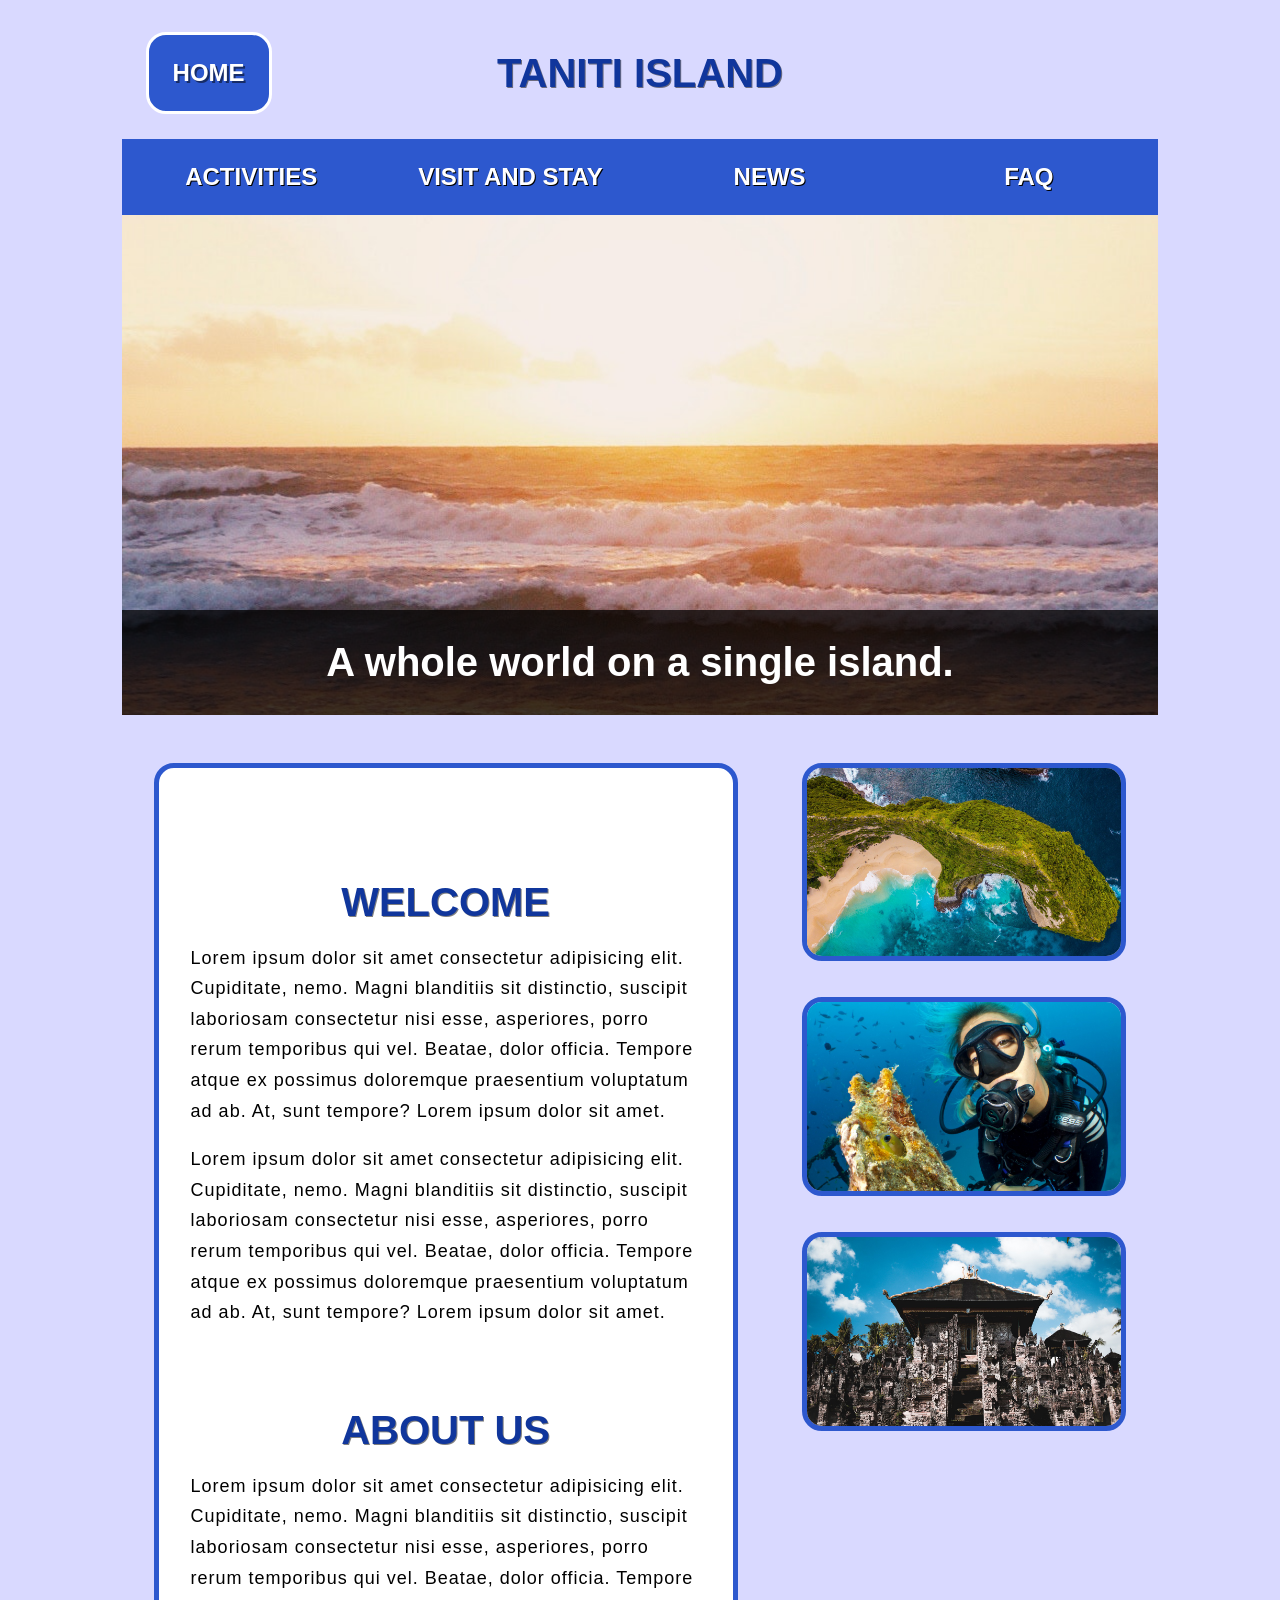
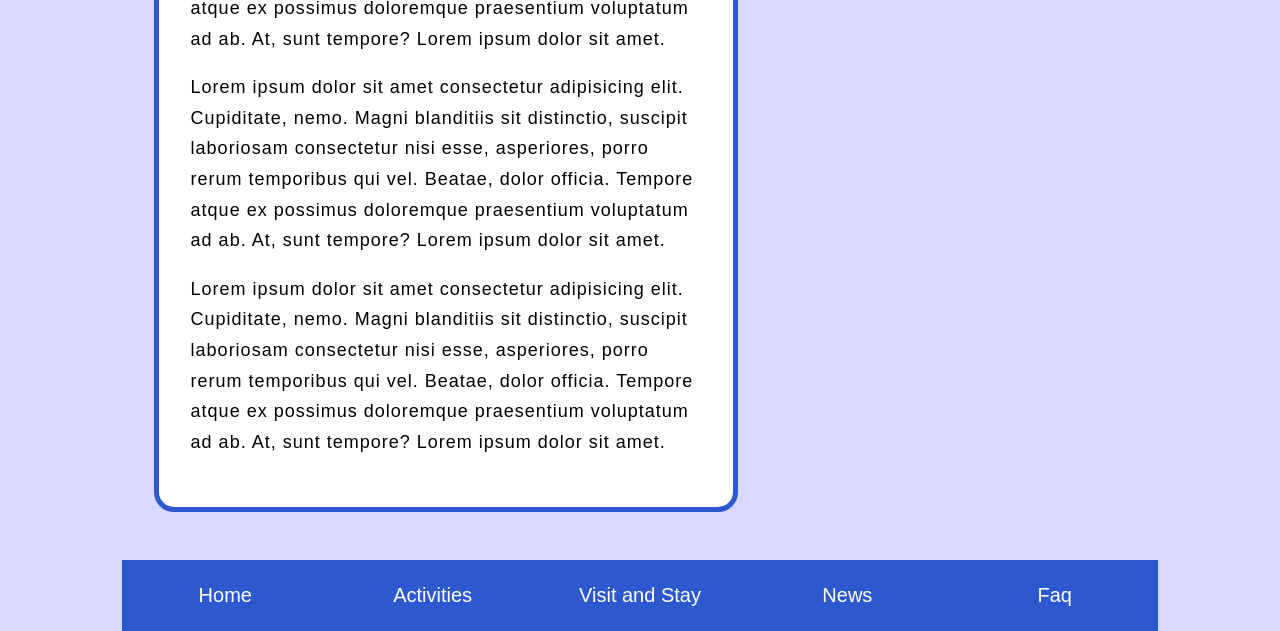
<file: Taniti Prototype/index.html>
<!DOCTYPE html>
<html lang="en">
<head>
    <meta charset="UTF-8">
    <meta name="viewport" content="width=device-width, initial-scale=1.0">
    <link rel="stylesheet" href="shared.css">
    <link rel="stylesheet" href="index.css">
    <title>Taniti</title>
</head>
<body>
    <header class="main-header">
        <div class="upper-nav">
            <a class="upper-nav__home" href="index.html">HOME</a>
            <h1 class="upper-nav__title">TANITI ISLAND</h1>
        </div>
        <nav class="main-nav">
            <ul class="main-nav__items">
                <li class="main-nav__item test2">
                    <a href="activities.html">ACTIVITIES</a>
                </li>
                <li class="main-nav__item">
                    <a href="visit.html">VISIT AND STAY</a>
                </li>
                <li class="main-nav__item">
                    <a href="news.html">NEWS</a>
                </li>
                <li class="main-nav__item">
                    <a href="faq.html">FAQ</a>
                </li>
            </ul>
        </nav>
    </header>
    <main class="home">
        <section class="home__overview">
            <h1 class="home__overview--header">A whole world on a single island.</h1>
        </section>

        <section class="home__main">
            <section class="home__content">
                <h1 class="content__header">Welcome</h1>
                <p class="home__content--paragraph">Lorem ipsum dolor sit amet consectetur adipisicing elit. Cupiditate, nemo. Magni blanditiis sit distinctio,
                    suscipit laboriosam consectetur nisi esse, asperiores,
                     porro rerum temporibus qui vel. Beatae, dolor officia. 
                     Tempore atque ex possimus doloremque praesentium voluptatum ad ab. 
                     At, sunt tempore? Lorem ipsum dolor sit amet.</p>
                     <p class="home__content--paragraph">Lorem ipsum dolor sit amet consectetur adipisicing elit. Cupiditate, nemo. Magni blanditiis sit distinctio,
                        suscipit laboriosam consectetur nisi esse, asperiores,
                         porro rerum temporibus qui vel. Beatae, dolor officia. 
                         Tempore atque ex possimus doloremque praesentium voluptatum ad ab. 
                         At, sunt tempore? Lorem ipsum dolor sit amet.</p>
                <h1 class="content__header">About Us</h1>
                <p class="home__content--paragraph">Lorem ipsum dolor sit amet consectetur adipisicing elit. Cupiditate, nemo. Magni blanditiis sit distinctio,
                    suscipit laboriosam consectetur nisi esse, asperiores,
                     porro rerum temporibus qui vel. Beatae, dolor officia. 
                     Tempore atque ex possimus doloremque praesentium voluptatum ad ab. 
                     At, sunt tempore? Lorem ipsum dolor sit amet.</p>
                     <p class="home__content--paragraph">Lorem ipsum dolor sit amet consectetur adipisicing elit. Cupiditate, nemo. Magni blanditiis sit distinctio,
                        suscipit laboriosam consectetur nisi esse, asperiores,
                         porro rerum temporibus qui vel. Beatae, dolor officia. 
                         Tempore atque ex possimus doloremque praesentium voluptatum ad ab. 
                         At, sunt tempore? Lorem ipsum dolor sit amet.</p>
                    <p class="home__content--paragraph">Lorem ipsum dolor sit amet consectetur adipisicing elit. Cupiditate, nemo. Magni blanditiis sit distinctio,
                            suscipit laboriosam consectetur nisi esse, asperiores,
                             porro rerum temporibus qui vel. Beatae, dolor officia. 
                             Tempore atque ex possimus doloremque praesentium voluptatum ad ab. 
                             At, sunt tempore? Lorem ipsum dolor sit amet.</p>
            </section>

            <section class="home__images">
                <img class="home__image" src="island.jpg" alt="">
                <img class="home__image" src="snorkeling.jpg" alt="">
                <img class="home__image" src="local building.jpg" alt="">
            </section>
        </section>

        

    </main>
    <footer class="main-footer">
        <nav>
            <ul class="main-footer__links">
                <li class="main-footer__link">
                    <a href="index.html">Home</a>
                </li>
                <li class="main-footer__link">
                    <a href="activities.html">Activities</a>
                </li>
                <li class="main-footer__link">
                    <a href="visit.html">Visit and Stay</a>
                </li>
                <li class="main-footer__link">
                    <a href="news.html">News</a>
                </li>
                <li class="main-footer__link">
                    <a href="faq.html">Faq</a>
                </li>
            </ul>
        </nav>
    </footer>
</body>
</html>
</file>
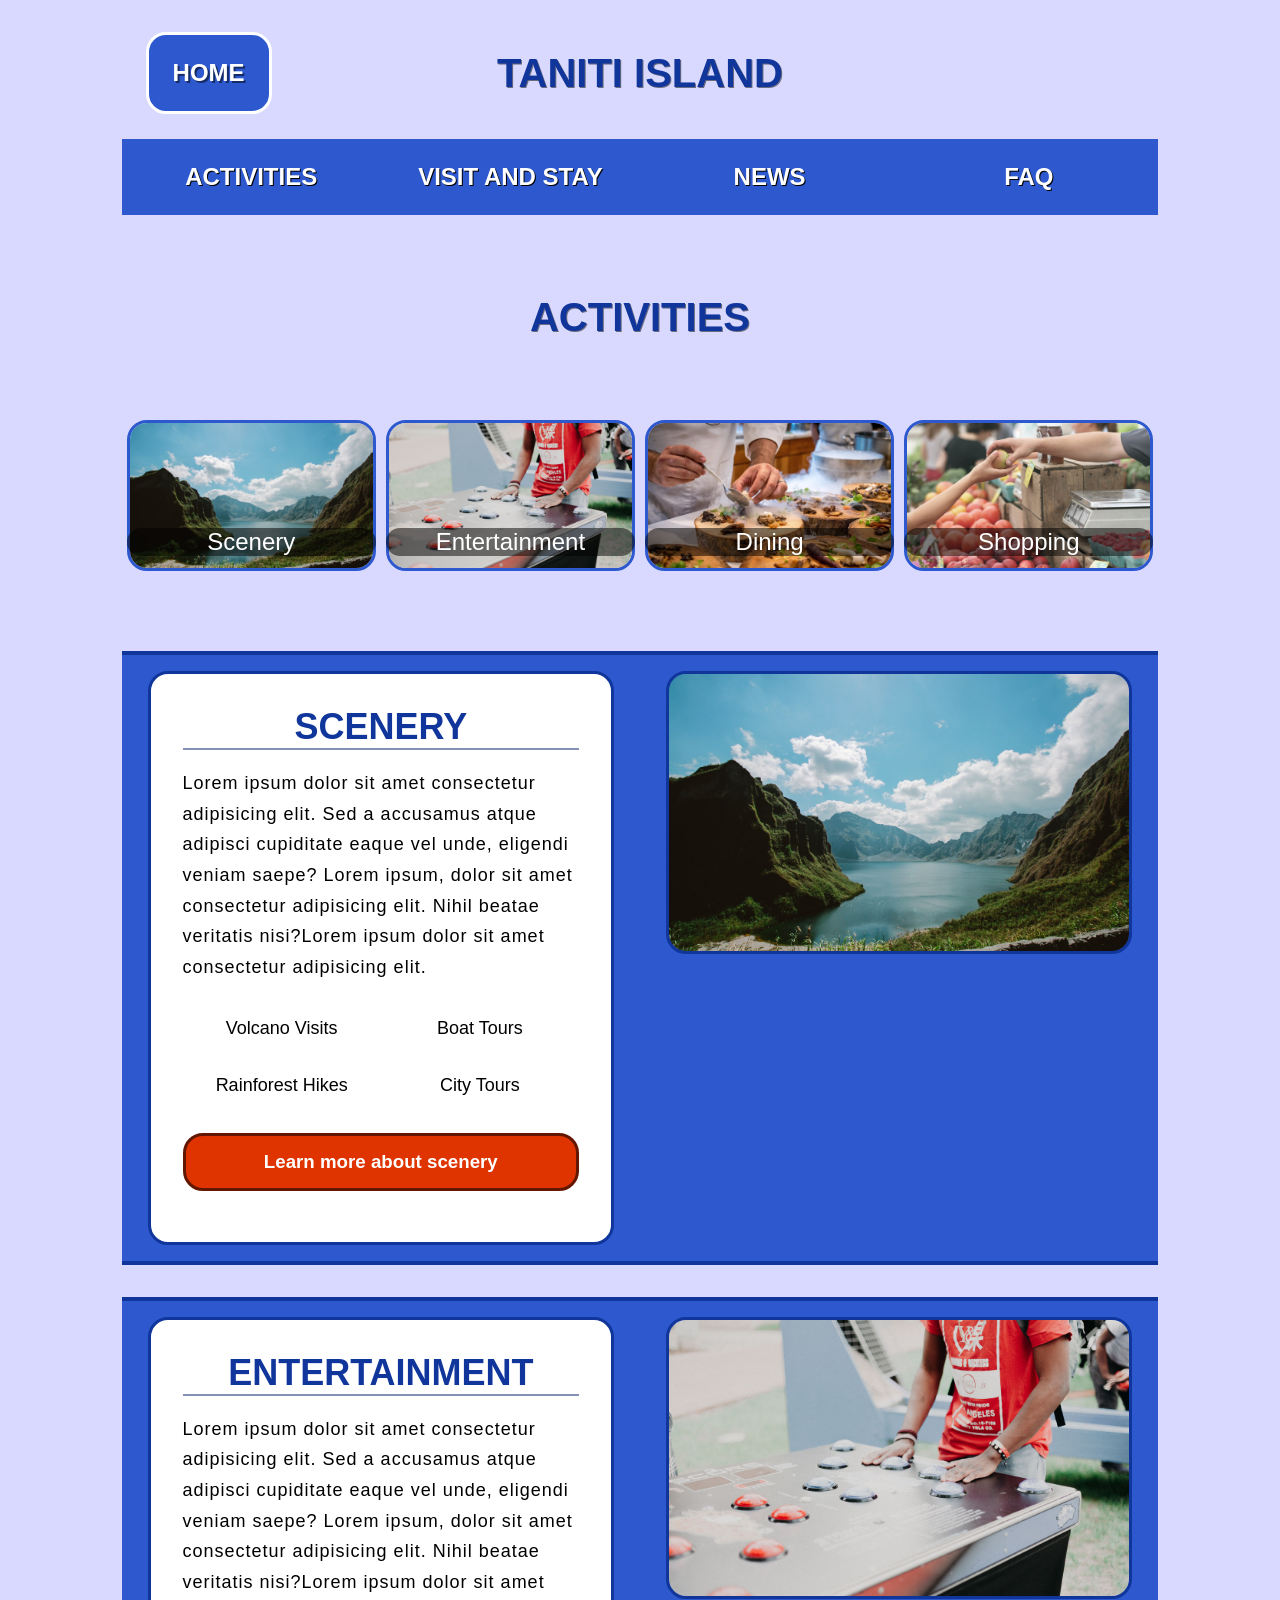
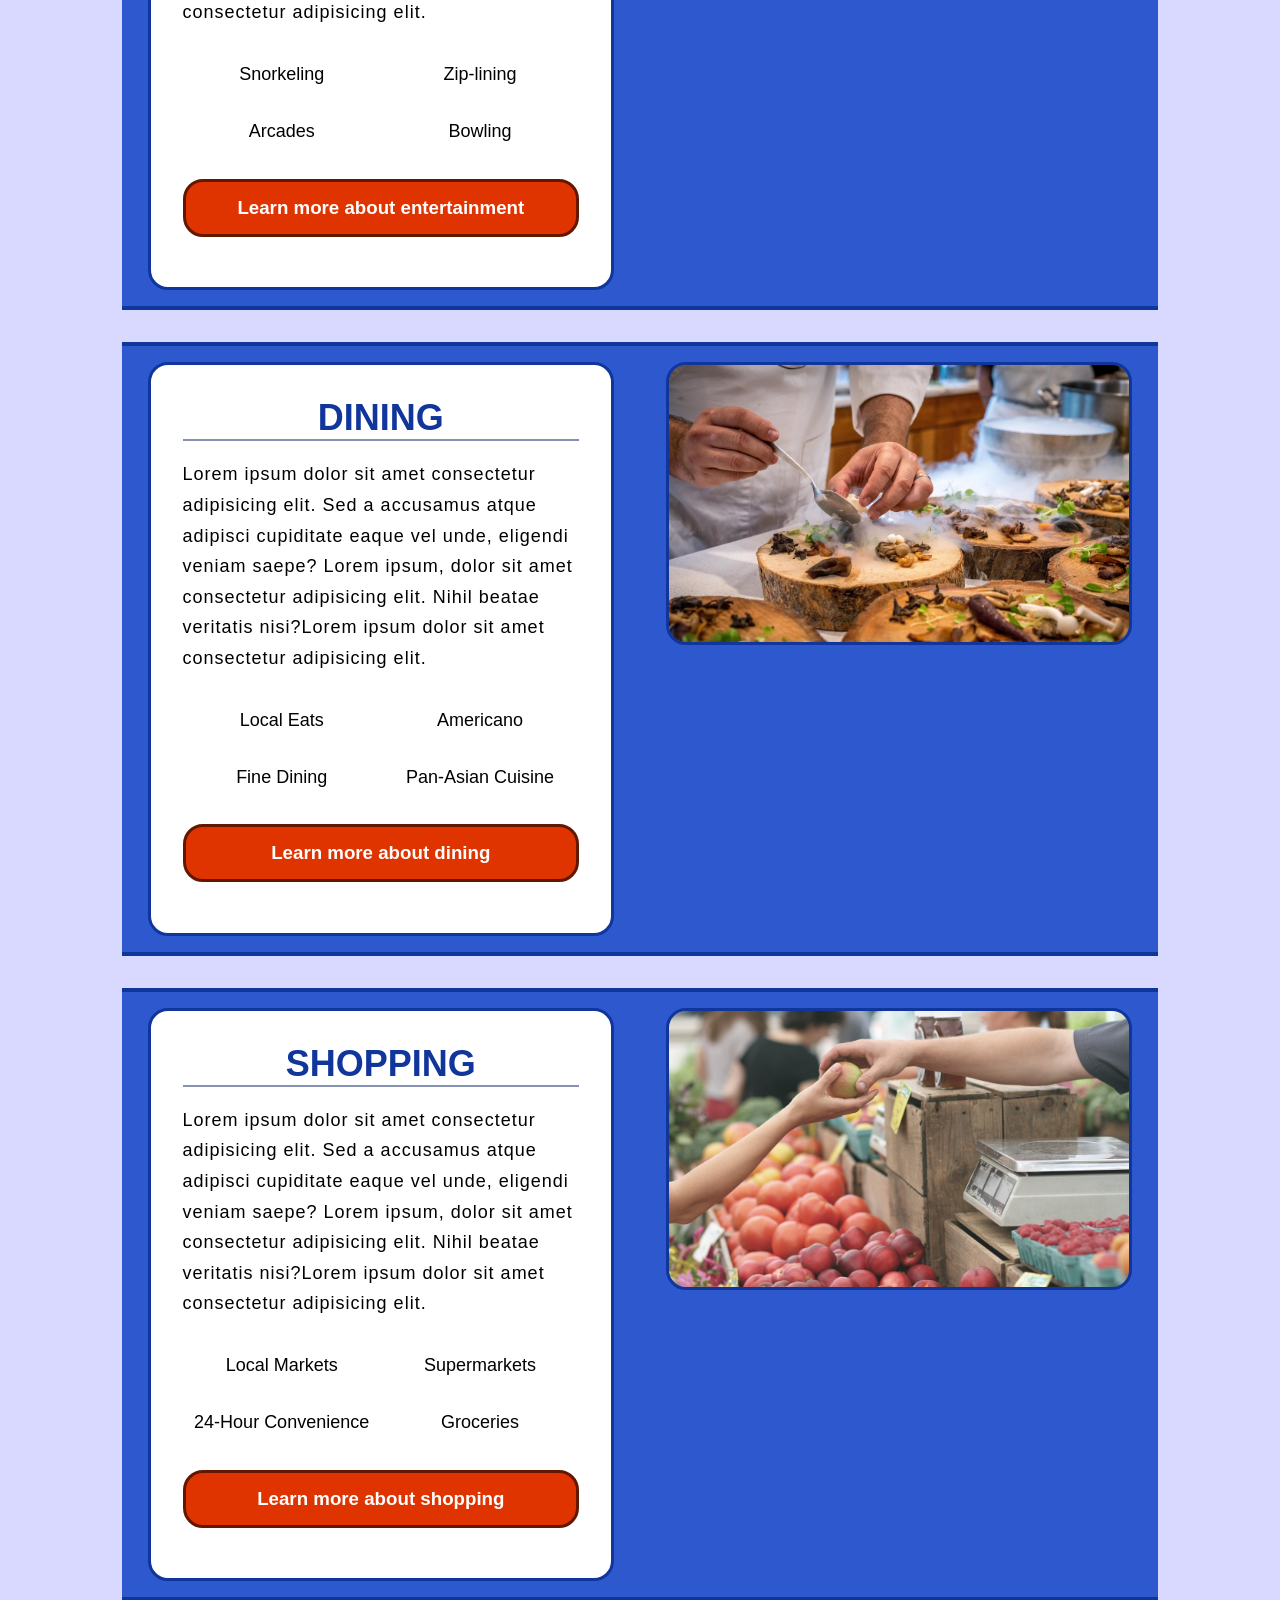
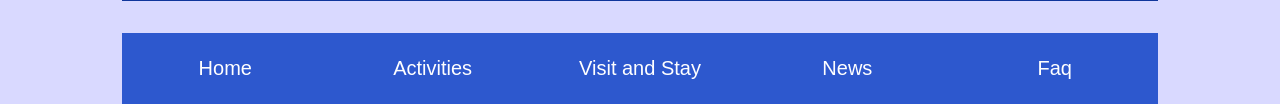
<file: Taniti Prototype/activities.html>
<!DOCTYPE html>
<html lang="en">
<head>
    <meta charset="UTF-8">
    <meta name="viewport" content="width=device-width, initial-scale=1.0">
    <link rel="stylesheet" href="shared.css">
    <link rel="stylesheet" href="activities.css">
    <title>Taniti</title>
</head>
<body>
    <header class="main-header">
        <div class="upper-nav">
            <a class="upper-nav__home" href="index.html">HOME</a>
            <h1 class="upper-nav__title">TANITI ISLAND</h1>
        </div>
        <nav class="main-nav">
            <ul class="main-nav__items">
                <li class="main-nav__item">
                    <a href="activities.html">ACTIVITIES</a>
                </li>
                <li class="main-nav__item">
                    <a href="visit.html">VISIT AND STAY</a>
                </li>
                <li class="main-nav__item">
                    <a href="news.html">NEWS</a>
                </li>
                <li class="main-nav__item">
                    <a href="faq.html">FAQ</a>
                </li>
            </ul>
        </nav>
    </header>
    <main class="activities">
        <h1 class="content__header">Activities</h1>

        <section class="image-maps">
            <div class="image-map">
                <a class="image-map__link" href="#anchor__scenery"><img class="image-map__image" src="scenic view.jpg" alt=""></a>
                <p class="image-map__caption">Scenery</p>
            </div>
            <div class="image-map">
                <a class="image-map__link" href="#anchor__entertainment"><img class="image-map__image" src="arcade.jpg" alt=""></a>
                <p class="image-map__caption">Entertainment</p>
            </div>
            <div class="image-map">
                <a class="image-map__link" href="#anchor__dining"><img class="image-map__image" src="cooking.jpg" alt=""></a>
                <p class="image-map__caption">Dining</p>
            </div>
            <div class="image-map">
                <a class="image-map__link" href="#anchor__shopping"><img class="image-map__image" src="grocery.jpg" alt=""></a>
                <p class="image-map__caption">Shopping</p>
            </div>
        </section>

        <section class="article" id="anchor__scenery">
            <div class="article__info">
                <h2 class="article__info--header">SCENERY</h2>
                <p class="article__info--paragraph">Lorem ipsum dolor sit amet consectetur adipisicing elit.
                    Sed a accusamus atque adipisci cupiditate eaque vel unde, eligendi veniam saepe? Lorem
                     ipsum, dolor sit amet consectetur adipisicing elit. Nihil beatae veritatis nisi?Lorem
                      ipsum dolor sit amet consectetur adipisicing elit.</p>
                <ul class="article__info--list__items">
                    <li class="article__info--list__item">Volcano Visits</li>
                    <li class="article__info--list__item">Boat Tours</li>
                    <li class="article__info--list__item">Rainforest Hikes</li>
                    <li class="article__info--list__item">City Tours</li>
                </ul>
                <a class="article__info--link" href="scenery.html"><h3>Learn more about scenery</h3></a>
            </div>
            <img class="article__image" src="scenic view.jpg" alt="">
        </section>

        <section class="article" id="anchor__entertainment">
            <div class="article__info">
                <h2 class="article__info--header">ENTERTAINMENT</h2>
                <p class="article__info--paragraph">Lorem ipsum dolor sit amet consectetur adipisicing elit.
                    Sed a accusamus atque adipisci cupiditate eaque vel unde, eligendi veniam saepe? Lorem
                     ipsum, dolor sit amet consectetur adipisicing elit. Nihil beatae veritatis nisi?Lorem
                      ipsum dolor sit amet consectetur adipisicing elit.</p>
                <ul class="article__info--list__items">
                    <li class="article__info--list__item">Snorkeling</li>
                    <li class="article__info--list__item">Zip-lining</li>
                    <li class="article__info--list__item">Arcades</li>
                    <li class="article__info--list__item">Bowling</li>
                </ul>
                <a class="article__info--link" href="entertainment.html"><h3>Learn more about entertainment</h3></a>
            </div>
            <img class="article__image" src="arcade.jpg" alt="">
        </section>

        <section class="article" id="anchor__dining">
            <div class="article__info">
                <h2 class="article__info--header">DINING</h2>
                <p class="article__info--paragraph">Lorem ipsum dolor sit amet consectetur adipisicing elit.
                    Sed a accusamus atque adipisci cupiditate eaque vel unde, eligendi veniam saepe? Lorem
                     ipsum, dolor sit amet consectetur adipisicing elit. Nihil beatae veritatis nisi?Lorem
                      ipsum dolor sit amet consectetur adipisicing elit.</p>
                <ul class="article__info--list__items">
                    <li class="article__info--list__item">Local Eats</li>
                    <li class="article__info--list__item">Americano</li>
                    <li class="article__info--list__item">Fine Dining</li>
                    <li class="article__info--list__item">Pan-Asian Cuisine</li>
                </ul>
                <a class="article__info--link" href="dining.html"><h3>Learn more about dining</h3></a>
            </div>
            <img class="article__image" src="cooking.jpg" alt="">
        </section>

        <section class="article" id="anchor__shopping">
            <div class="article__info">
                <h2 class="article__info--header">SHOPPING</h2>
                <p class="article__info--paragraph">Lorem ipsum dolor sit amet consectetur adipisicing elit.
                    Sed a accusamus atque adipisci cupiditate eaque vel unde, eligendi veniam saepe? Lorem
                     ipsum, dolor sit amet consectetur adipisicing elit. Nihil beatae veritatis nisi?Lorem
                      ipsum dolor sit amet consectetur adipisicing elit.</p>
                <ul class="article__info--list__items">
                    <li class="article__info--list__item">Local Markets</li>
                    <li class="article__info--list__item">Supermarkets</li>
                    <li class="article__info--list__item">24-Hour Convenience</li>
                    <li class="article__info--list__item">Groceries</li>
                </ul>
                <a class="article__info--link" href="shopping.html"><h3>Learn more about shopping</h3></a>
            </div>
            <img class="article__image" src="grocery.jpg" alt="">
        </section>

    </main>
    <footer class="main-footer">
        <nav>
            <ul class="main-footer__links">
                <li class="main-footer__link">
                    <a href="index.html">Home</a>
                </li>
                <li class="main-footer__link">
                    <a href="activities.html">Activities</a>
                </li>
                <li class="main-footer__link">
                    <a href="visit.html">Visit and Stay</a>
                </li>
                <li class="main-footer__link">
                    <a href="news.html">News</a>
                </li>
                <li class="main-footer__link">
                    <a href="faq.html">Faq</a>
                </li>
            </ul>
        </nav>
    </footer>
</body>
</html>
</file>
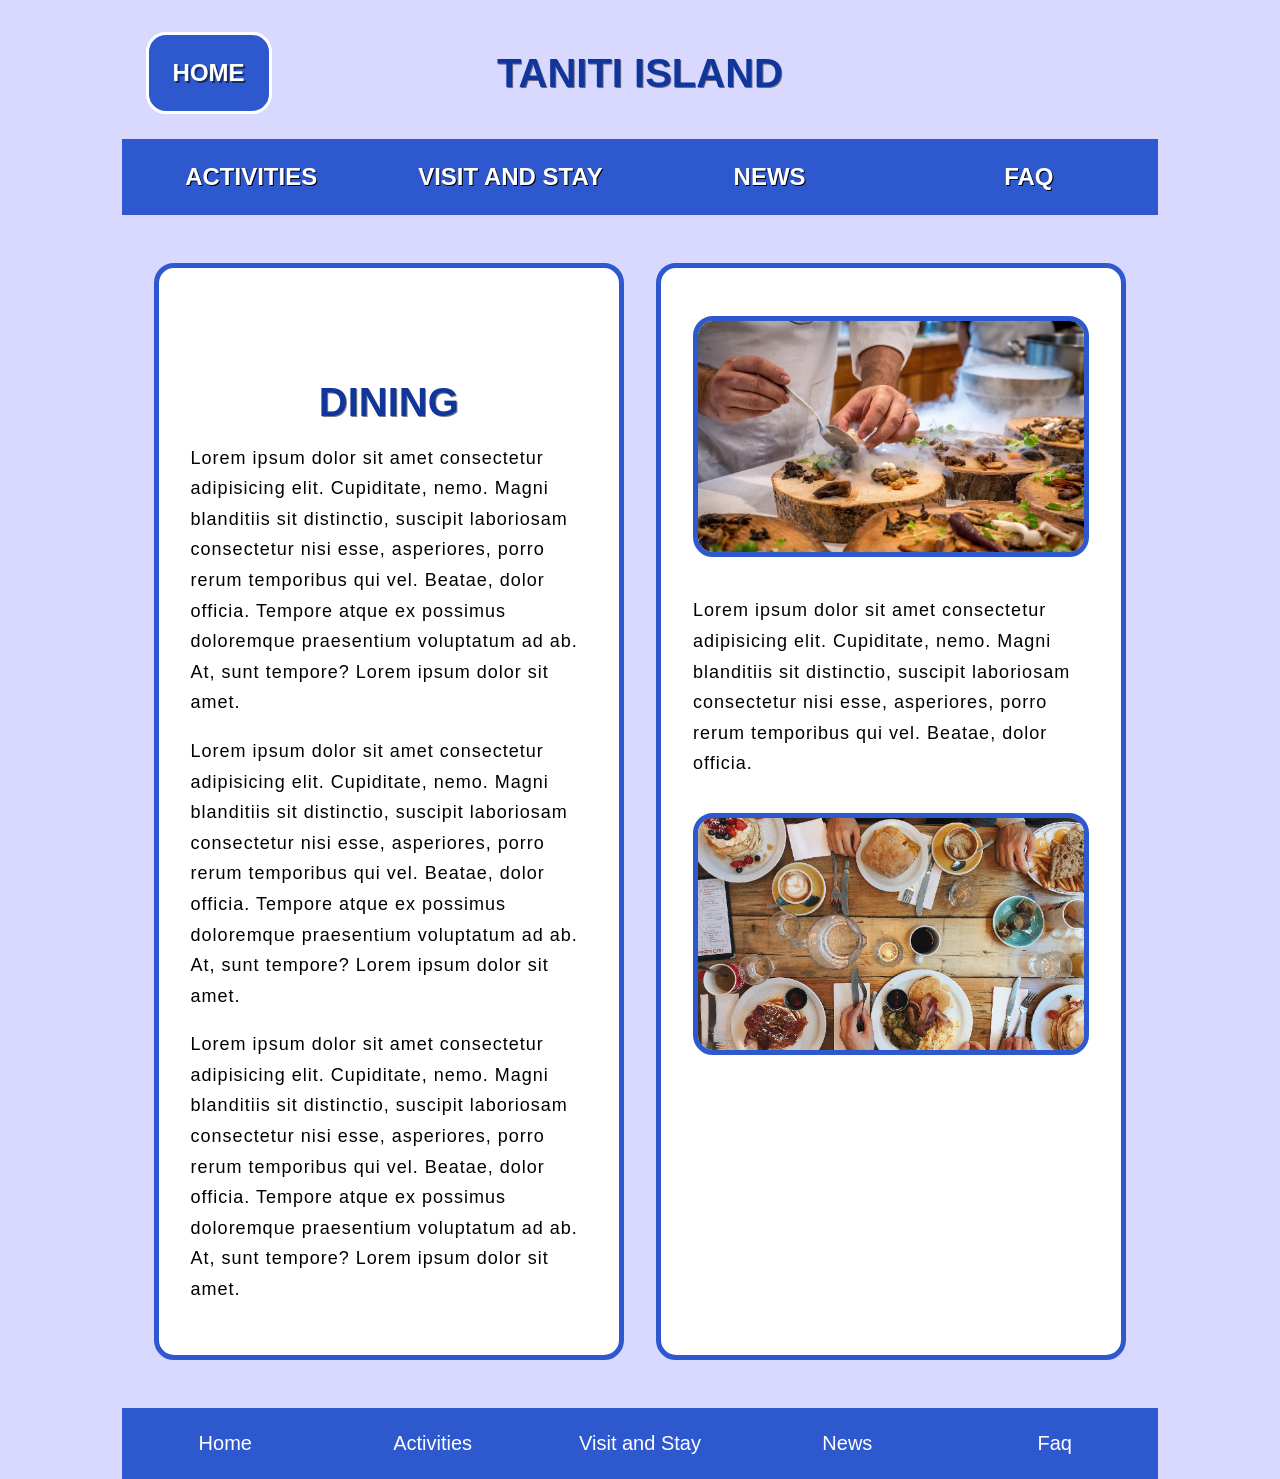
<file: Taniti Prototype/dining.html>
<!DOCTYPE html>
<html lang="en">
<head>
    <meta charset="UTF-8">
    <meta name="viewport" content="width=device-width, initial-scale=1.0">
    <link rel="stylesheet" href="shared.css">
    <link rel="stylesheet" href="subpage.css">
    <title>Taniti</title>
</head>
<body>
    <header class="main-header">
        <div class="upper-nav">
            <a class="upper-nav__home" href="index.html">HOME</a>
            <h1 class="upper-nav__title">TANITI ISLAND</h1>
        </div>
        <nav class="main-nav">
            <ul class="main-nav__items">
                <li class="main-nav__item">
                    <a href="activities.html">ACTIVITIES</a>
                </li>
                <li class="main-nav__item">
                    <a href="visit.html">VISIT AND STAY</a>
                </li>
                <li class="main-nav__item">
                    <a href="news.html">NEWS</a>
                </li>
                <li class="main-nav__item">
                    <a href="faq.html">FAQ</a>
                </li>
            </ul>
        </nav>
    </header>
    <main class="sub-page">

        <section class="sub-page__main">
            <section class="sub-page__left">
                <h1 class="content__header">Dining</h1>
                <p class="sub-page__content--paragraph">Lorem ipsum dolor sit amet consectetur 
                    adipisicing elit. Cupiditate, nemo. Magni blanditiis sit distinctio,
                    suscipit laboriosam consectetur nisi esse, asperiores,
                     porro rerum temporibus qui vel. Beatae, dolor officia. 
                     Tempore atque ex possimus doloremque praesentium voluptatum ad ab. 
                     At, sunt tempore? Lorem ipsum dolor sit amet.</p>
                <p class="sub-page__content--paragraph">Lorem ipsum dolor sit amet 
                    consectetur adipisicing elit. Cupiditate, nemo. Magni blanditiis sit distinctio,
                    suscipit laboriosam consectetur nisi esse, asperiores,
                    porro rerum temporibus qui vel. Beatae, dolor officia. 
                    Tempore atque ex possimus doloremque praesentium voluptatum ad ab. 
                    At, sunt tempore? Lorem ipsum dolor sit amet.</p>
                    <p class="sub-page__content--paragraph">Lorem ipsum dolor sit amet consectetur adipisicing elit. Cupiditate, nemo. Magni blanditiis sit distinctio,
                        suscipit laboriosam consectetur nisi esse, asperiores,
                        porro rerum temporibus qui vel. Beatae, dolor officia. 
                        Tempore atque ex possimus doloremque praesentium voluptatum ad ab. 
                        At, sunt tempore? Lorem ipsum dolor sit amet.</p>
            </section>

            <section class="sub-page__right">
                <img class="sub-page__content--image" src="cooking.jpg" alt="">
                <p class="sub-page__content--paragraph">Lorem ipsum dolor sit amet consectetur adipisicing elit. 
                    Cupiditate, nemo. Magni blanditiis sit distinctio,
                    suscipit laboriosam consectetur nisi esse, asperiores,
                    porro rerum temporibus qui vel. Beatae, dolor officia. 
                    </p>
                <img class="sub-page__content--image" src="table.jpg" alt="">
            </section>
        </section>
    </main>
    <footer class="main-footer">
        <nav>
            <ul class="main-footer__links">
                <li class="main-footer__link">
                    <a href="index.html">Home</a>
                </li>
                <li class="main-footer__link">
                    <a href="activities.html">Activities</a>
                </li>
                <li class="main-footer__link">
                    <a href="visit.html">Visit and Stay</a>
                </li>
                <li class="main-footer__link">
                    <a href="news.html">News</a>
                </li>
                <li class="main-footer__link">
                    <a href="faq.html">Faq</a>
                </li>
            </ul>
        </nav>
    </footer>
</body>
</html>
</file>
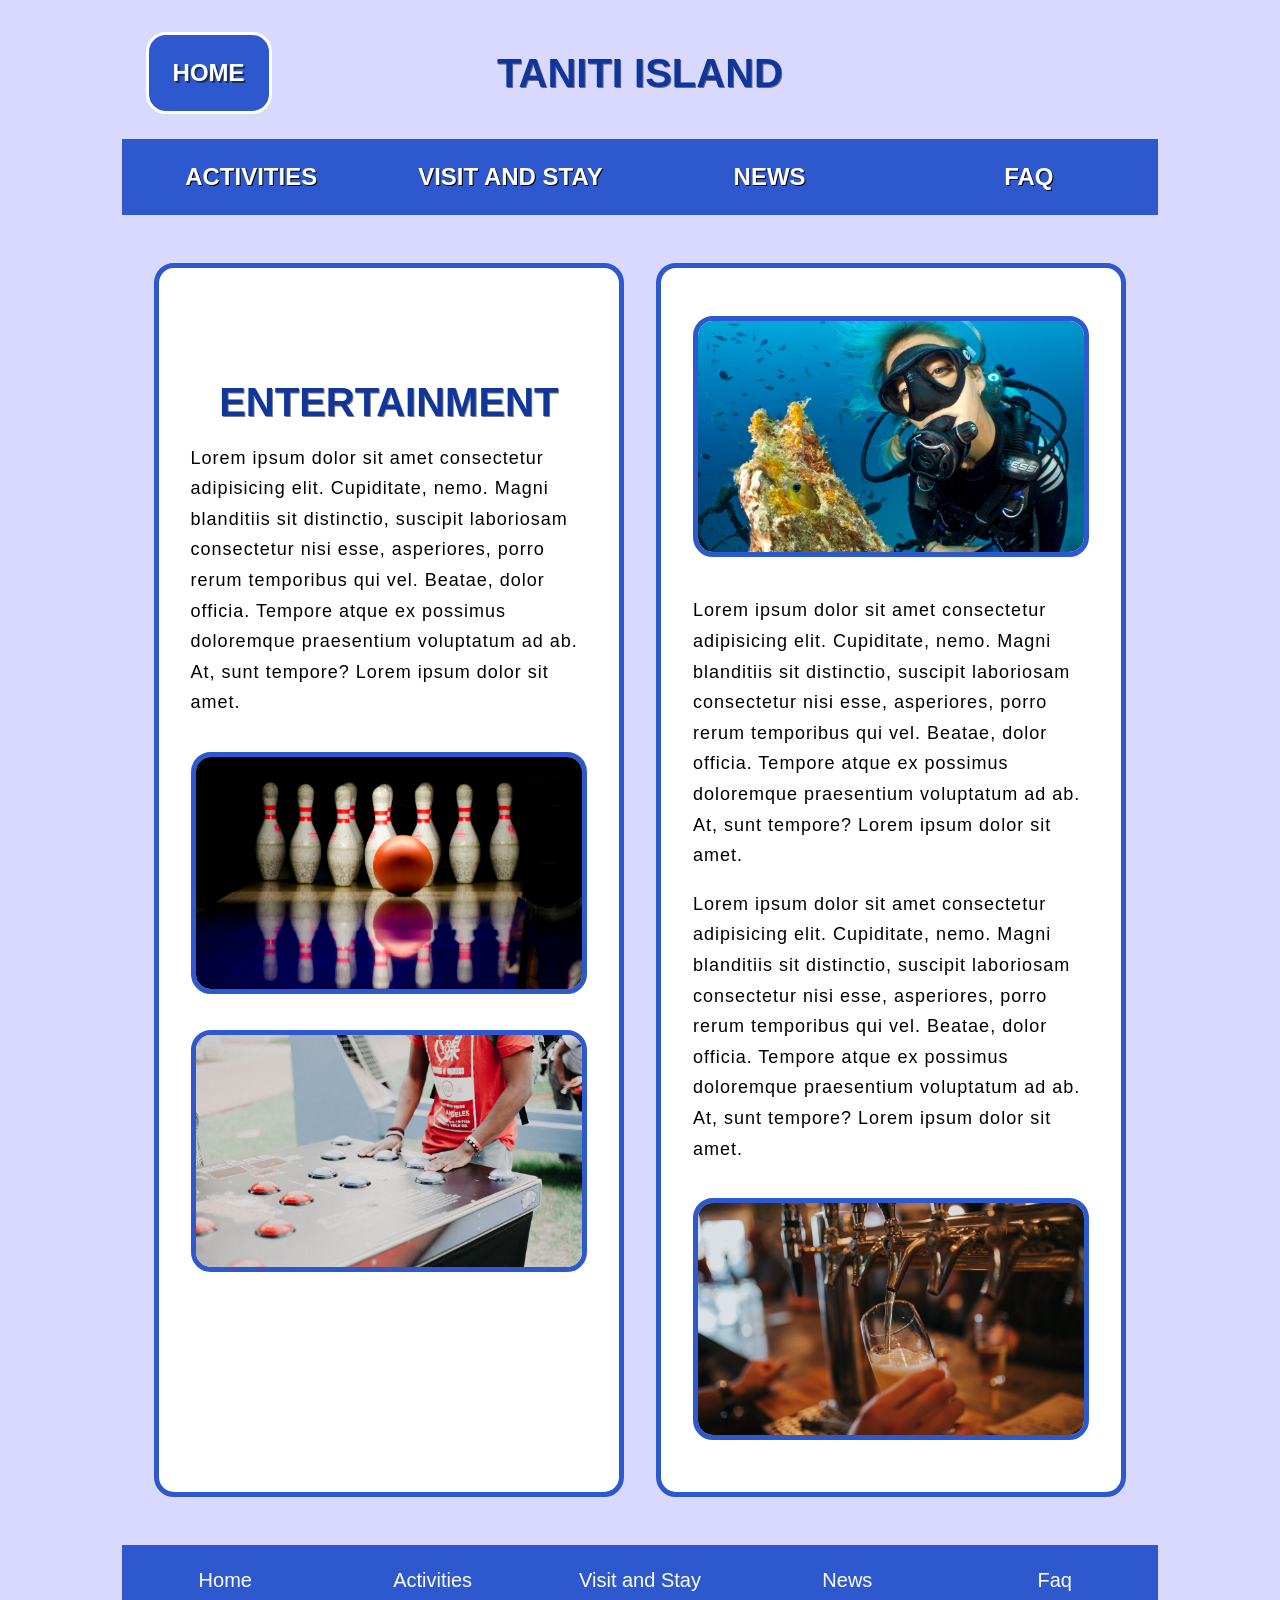
<file: Taniti Prototype/entertainment.html>
<!DOCTYPE html>
<html lang="en">
<head>
    <meta charset="UTF-8">
    <meta name="viewport" content="width=device-width, initial-scale=1.0">
    <link rel="stylesheet" href="shared.css">
    <link rel="stylesheet" href="subpage.css">
    <title>Taniti</title>
</head>
<body>
    <header class="main-header">
        <div class="upper-nav">
            <a class="upper-nav__home" href="index.html">HOME</a>
            <h1 class="upper-nav__title">TANITI ISLAND</h1>
        </div>
        <nav class="main-nav">
            <ul class="main-nav__items">
                <li class="main-nav__item">
                    <a href="activities.html">ACTIVITIES</a>
                </li>
                <li class="main-nav__item">
                    <a href="visit.html">VISIT AND STAY</a>
                </li>
                <li class="main-nav__item">
                    <a href="news.html">NEWS</a>
                </li>
                <li class="main-nav__item">
                    <a href="faq.html">FAQ</a>
                </li>
            </ul>
        </nav>
    </header>
    <main class="sub-page">

        <section class="sub-page__main">
            <section class="sub-page__left">
                <h1 class="content__header">Entertainment</h1>
                <p class="sub-page__content--paragraph">Lorem ipsum dolor sit amet consectetur 
                    adipisicing elit. Cupiditate, nemo. Magni blanditiis sit distinctio,
                    suscipit laboriosam consectetur nisi esse, asperiores,
                     porro rerum temporibus qui vel. Beatae, dolor officia. 
                     Tempore atque ex possimus doloremque praesentium voluptatum ad ab. 
                     At, sunt tempore? Lorem ipsum dolor sit amet.</p>
                <img class="sub-page__content--image" src="bowling.jpg" alt="">
                <img class="sub-page__content--image" src="arcade.jpg" alt="">
            </section>

            <section class="sub-page__right">
                
                <img class="sub-page__content--image" src="snorkeling.jpg" alt="">
                <p class="sub-page__content--paragraph">Lorem ipsum dolor sit amet 
                    consectetur adipisicing elit. Cupiditate, nemo. Magni blanditiis sit distinctio,
                    suscipit laboriosam consectetur nisi esse, asperiores,
                    porro rerum temporibus qui vel. Beatae, dolor officia. 
                    Tempore atque ex possimus doloremque praesentium voluptatum ad ab. 
                    At, sunt tempore? Lorem ipsum dolor sit amet.</p>
                <p class="sub-page__content--paragraph">Lorem ipsum dolor sit amet 
                        consectetur adipisicing elit. Cupiditate, nemo. Magni blanditiis sit distinctio,
                        suscipit laboriosam consectetur nisi esse, asperiores,
                        porro rerum temporibus qui vel. Beatae, dolor officia. 
                        Tempore atque ex possimus doloremque praesentium voluptatum ad ab. 
                        At, sunt tempore? Lorem ipsum dolor sit amet.</p>
                <img class="sub-page__content--image" src="pub.jpg" alt="">
            </section>
        </section>

        

    </main>
    <footer class="main-footer">
        <nav>
            <ul class="main-footer__links">
                <li class="main-footer__link">
                    <a href="index.html">Home</a>
                </li>
                <li class="main-footer__link">
                    <a href="activities.html">Activities</a>
                </li>
                <li class="main-footer__link">
                    <a href="visit.html">Visit and Stay</a>
                </li>
                <li class="main-footer__link">
                    <a href="news.html">News</a>
                </li>
                <li class="main-footer__link">
                    <a href="faq.html">Faq</a>
                </li>
            </ul>
        </nav>
    </footer>
</body>
</html>
</file>
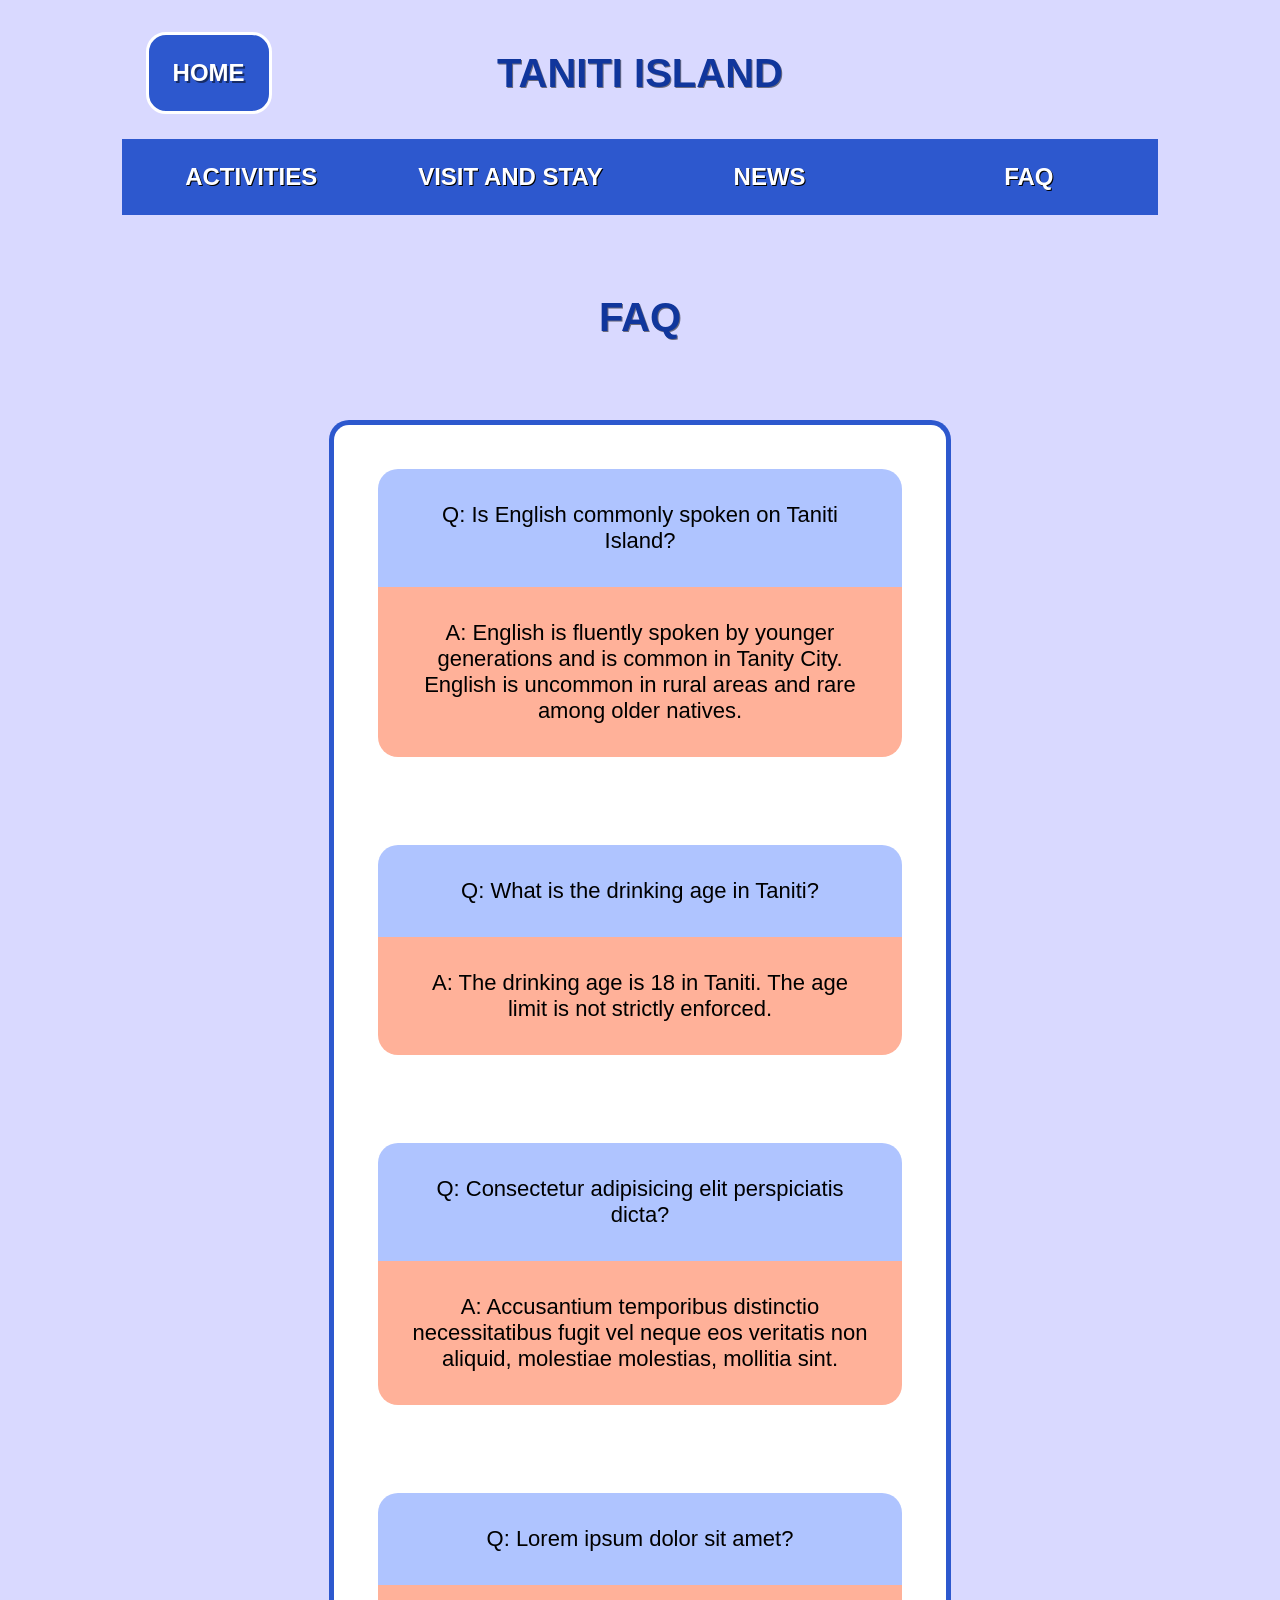
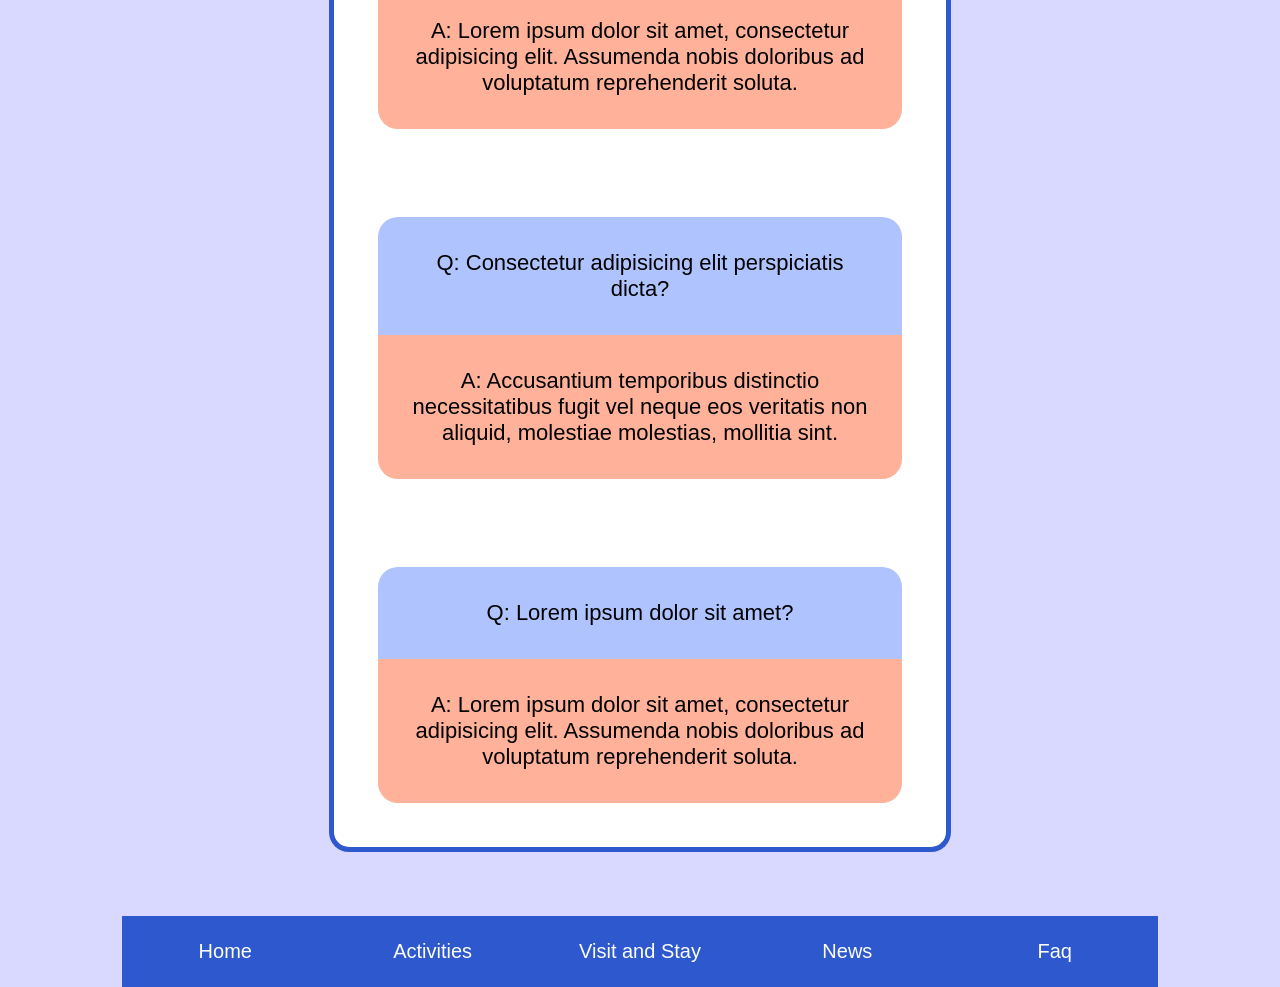
<file: Taniti Prototype/faq.html>
<!DOCTYPE html>
<html lang="en">
<head>
    <meta charset="UTF-8">
    <meta name="viewport" content="width=device-width, initial-scale=1.0">
    <link rel="stylesheet" href="shared.css">
    <link rel="stylesheet" href="faq.css">
    <title>Taniti</title>
</head>
<body>
    <header class="main-header">
        <div class="upper-nav">
            <a class="upper-nav__home" href="index.html">HOME</a>
            <h1 class="upper-nav__title">TANITI ISLAND</h1>
        </div>
        <nav class="main-nav">
            <ul class="main-nav__items">
                <li class="main-nav__item">
                    <a href="activities.html">ACTIVITIES</a>
                </li>
                <li class="main-nav__item">
                    <a href="visit.html">VISIT AND STAY</a>
                </li>
                <li class="main-nav__item">
                    <a href="news.html">NEWS</a>
                </li>
                <li class="main-nav__item">
                    <a href="faq.html">FAQ</a>
                </li>
            </ul>
        </nav>
    </header>
    <main class="faqs">
        <h1 class="content__header">faq</h1>
        <section class="faq first__section">
            <p class="faq__question">Q: Is English commonly spoken on Taniti Island?</p>
            <p class="faq__answer">A: English is fluently spoken by younger generations and is common in Tanity City. English is uncommon in rural areas and rare among older natives.</p>
        </section>
        <section class="faq">
            <p class="faq__question">Q: What is the drinking age in Taniti?</p>
            <p class="faq__answer">A: The drinking age is 18 in Taniti. The age limit is not strictly enforced.</p>
        </section>
        <section class="faq">
            <p class="faq__question">Q: Consectetur adipisicing elit perspiciatis dicta?</p>
            <p class="faq__answer">A: Accusantium temporibus distinctio necessitatibus fugit vel neque eos veritatis non aliquid, molestiae molestias, mollitia sint.</p>
        </section>
        <section class="faq">
            <p class="faq__question">Q: Lorem ipsum dolor sit amet?</p>
            <p class="faq__answer">A: Lorem ipsum dolor sit amet, consectetur adipisicing elit. Assumenda nobis doloribus ad voluptatum reprehenderit soluta.</p>
        </section>
        <section class="faq">
            <p class="faq__question">Q: Consectetur adipisicing elit perspiciatis dicta?</p>
            <p class="faq__answer">A: Accusantium temporibus distinctio necessitatibus fugit vel neque eos veritatis non aliquid, molestiae molestias, mollitia sint.</p>
        </section>
        <section class="faq last__section">
            <p class="faq__question">Q: Lorem ipsum dolor sit amet?</p>
            <p class="faq__answer">A: Lorem ipsum dolor sit amet, consectetur adipisicing elit. Assumenda nobis doloribus ad voluptatum reprehenderit soluta.</p>
        </section>
    </main>
    <footer class="main-footer">
        <nav>
            <ul class="main-footer__links">
                <li class="main-footer__link">
                    <a href="index.html">Home</a>
                </li>
                <li class="main-footer__link">
                    <a href="activities.html">Activities</a>
                </li>
                <li class="main-footer__link">
                    <a href="visit.html">Visit and Stay</a>
                </li>
                <li class="main-footer__link">
                    <a href="news.html">News</a>
                </li>
                <li class="main-footer__link">
                    <a href="faq.html">Faq</a>
                </li>
            </ul>
        </nav>
    </footer>
</body>
</html>
</file>
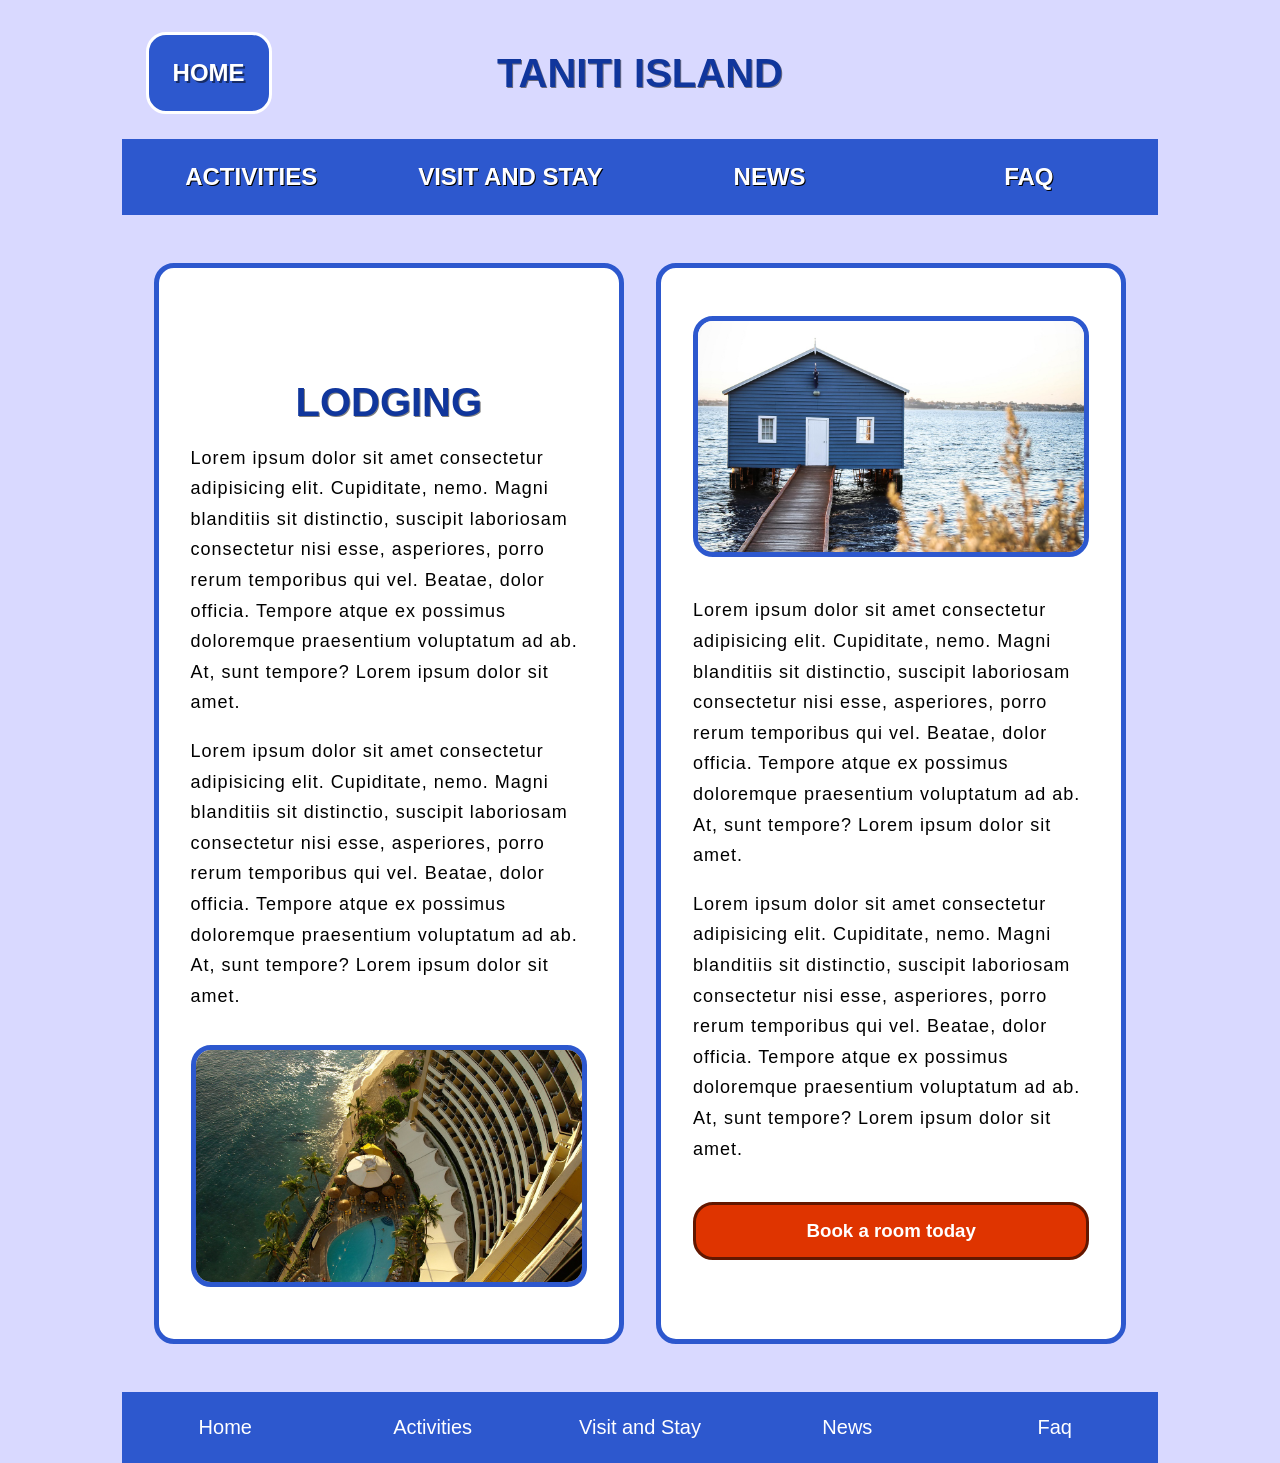
<file: Taniti Prototype/lodging.html>
<!DOCTYPE html>
<html lang="en">
<head>
    <meta charset="UTF-8">
    <meta name="viewport" content="width=device-width, initial-scale=1.0">
    <link rel="stylesheet" href="shared.css">
    <link rel="stylesheet" href="subpage.css">
    <title>Taniti</title>
</head>
<body>
    <header class="main-header">
        <div class="upper-nav">
            <a class="upper-nav__home" href="index.html">HOME</a>
            <h1 class="upper-nav__title">TANITI ISLAND</h1>
        </div>
        <nav class="main-nav">
            <ul class="main-nav__items">
                <li class="main-nav__item">
                    <a href="activities.html">ACTIVITIES</a>
                </li>
                <li class="main-nav__item">
                    <a href="visit.html">VISIT AND STAY</a>
                </li>
                <li class="main-nav__item">
                    <a href="news.html">NEWS</a>
                </li>
                <li class="main-nav__item">
                    <a href="faq.html">FAQ</a>
                </li>
            </ul>
        </nav>
    </header>
    <main class="sub-page">

        <section class="sub-page__main">
            <section class="sub-page__left">
                <h1 class="content__header">Lodging</h1>
                <p class="sub-page__content--paragraph">Lorem ipsum dolor sit amet consectetur 
                    adipisicing elit. Cupiditate, nemo. Magni blanditiis sit distinctio,
                    suscipit laboriosam consectetur nisi esse, asperiores,
                     porro rerum temporibus qui vel. Beatae, dolor officia. 
                     Tempore atque ex possimus doloremque praesentium voluptatum ad ab. 
                     At, sunt tempore? Lorem ipsum dolor sit amet.</p>
                <p class="sub-page__content--paragraph">Lorem ipsum dolor sit amet 
                    consectetur adipisicing elit. Cupiditate, nemo. Magni blanditiis sit distinctio,
                    suscipit laboriosam consectetur nisi esse, asperiores,
                    porro rerum temporibus qui vel. Beatae, dolor officia. 
                    Tempore atque ex possimus doloremque praesentium voluptatum ad ab. 
                    At, sunt tempore? Lorem ipsum dolor sit amet.</p>
                <img class="sub-page__content--image" src="hotel.jpg" alt="">
            </section>

            <section class="sub-page__right">
                <img class="sub-page__content--image" src="beach house.jpg" alt="">
                <p class="sub-page__content--paragraph">Lorem ipsum dolor sit amet consectetur adipisicing elit. Cupiditate, nemo. Magni blanditiis sit distinctio,
                    suscipit laboriosam consectetur nisi esse, asperiores,
                     porro rerum temporibus qui vel. Beatae, dolor officia. 
                     Tempore atque ex possimus doloremque praesentium voluptatum ad ab. 
                     At, sunt tempore? Lorem ipsum dolor sit amet.</p>
                <p class="sub-page__content--paragraph">Lorem ipsum dolor sit amet consectetur adipisicing elit. Cupiditate, nemo. Magni blanditiis sit distinctio,
                    suscipit laboriosam consectetur nisi esse, asperiores,
                    porro rerum temporibus qui vel. Beatae, dolor officia. 
                    Tempore atque ex possimus doloremque praesentium voluptatum ad ab. 
                    At, sunt tempore? Lorem ipsum dolor sit amet.</p>
                    <a class="sub-page__content--link" href=""><h3>Book a room today</h3></a>
            </section>
        </section>

        

    </main>
    <footer class="main-footer">
        <nav>
            <ul class="main-footer__links">
                <li class="main-footer__link">
                    <a href="index.html">Home</a>
                </li>
                <li class="main-footer__link">
                    <a href="activities.html">Activities</a>
                </li>
                <li class="main-footer__link">
                    <a href="visit.html">Visit and Stay</a>
                </li>
                <li class="main-footer__link">
                    <a href="news.html">News</a>
                </li>
                <li class="main-footer__link">
                    <a href="faq.html">Faq</a>
                </li>
            </ul>
        </nav>
    </footer>
</body>
</html>
</file>
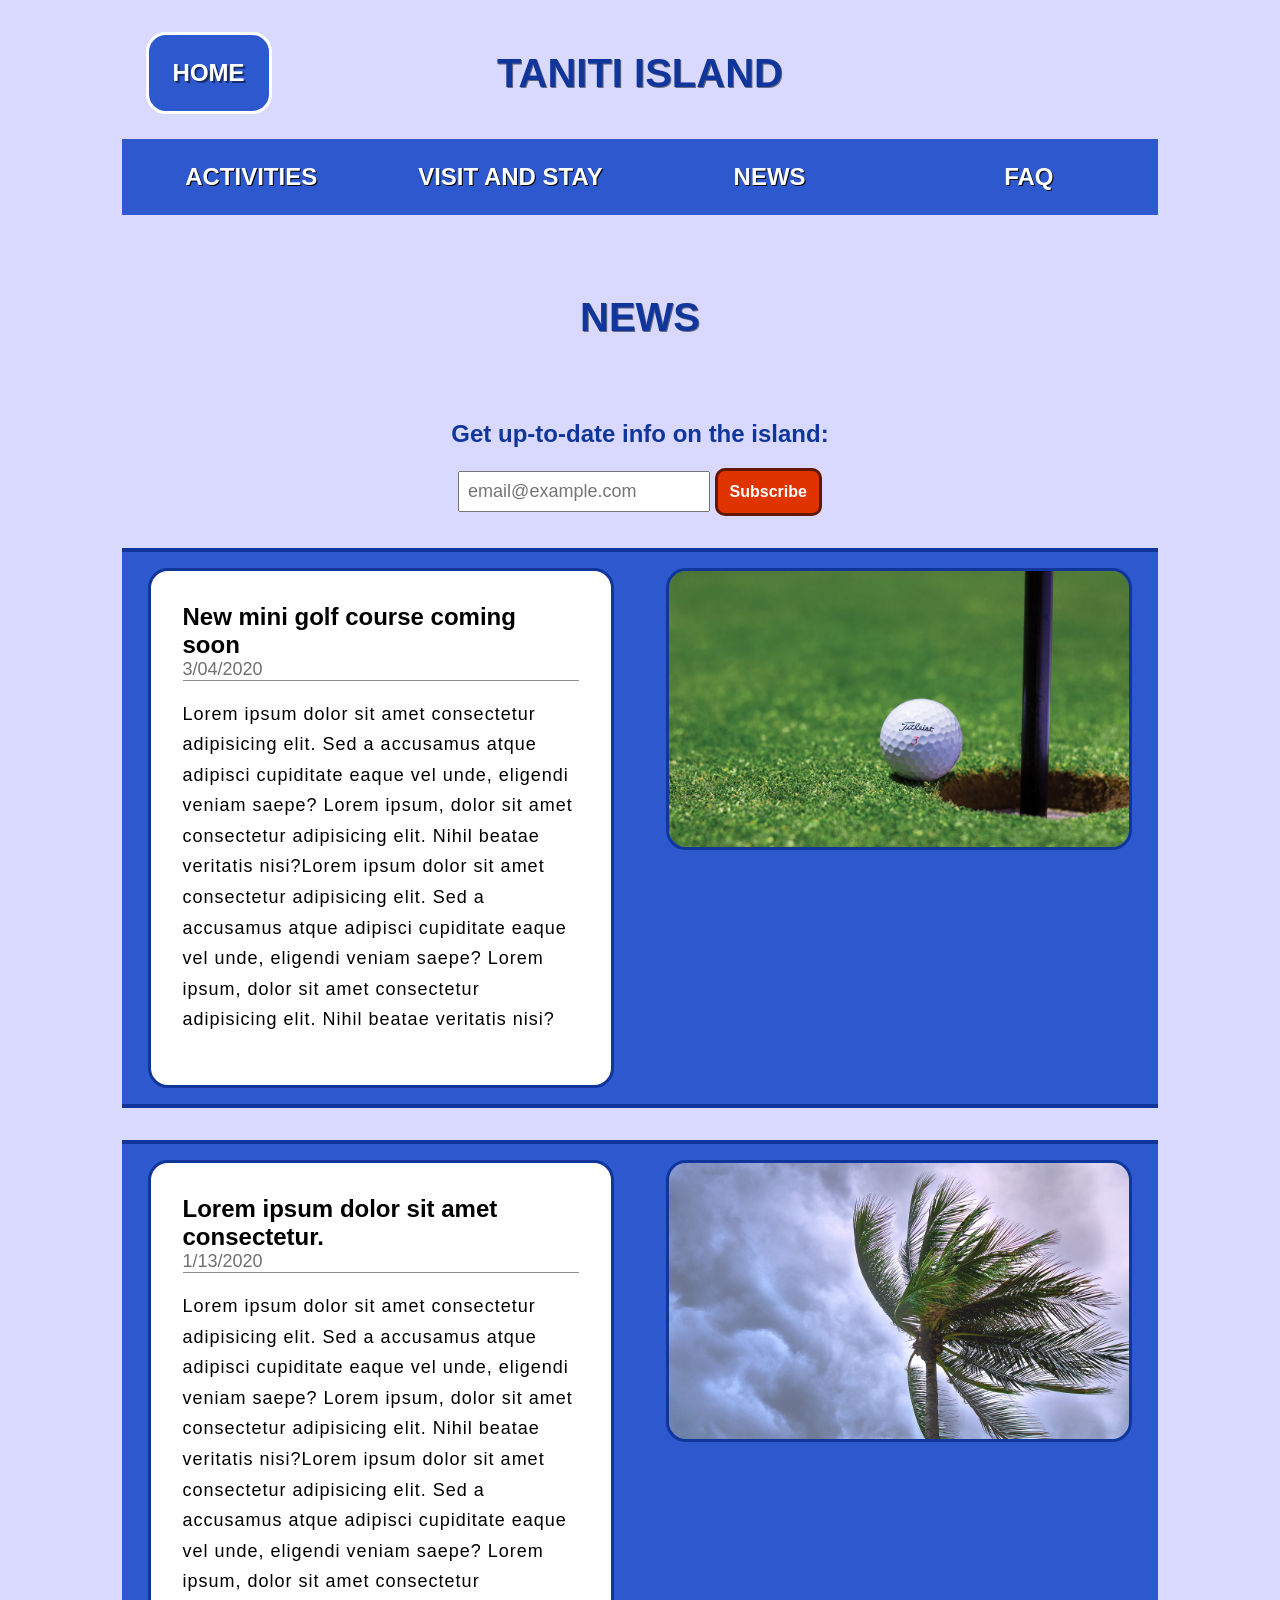
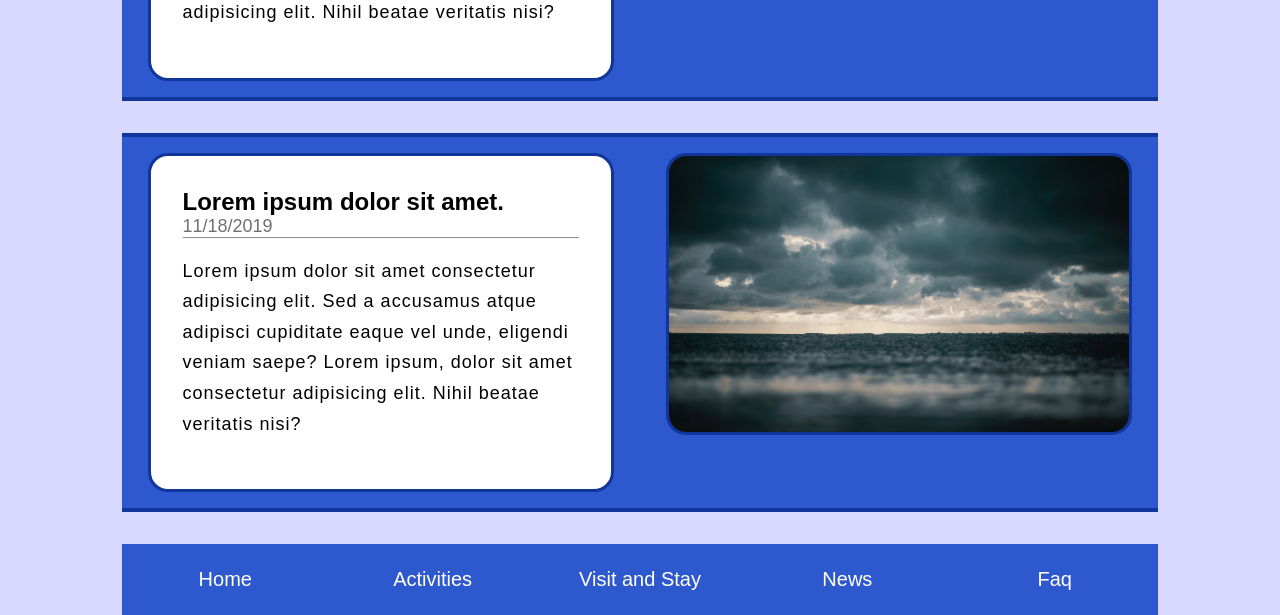
<file: Taniti Prototype/news.html>
<!DOCTYPE html>
<html lang="en">
<head>
    <meta charset="UTF-8">
    <meta name="viewport" content="width=device-width, initial-scale=1.0">
    <link rel="stylesheet" href="shared.css">
    <link rel="stylesheet" href="news.css">
    <title>Taniti</title>
</head>
<body>
    <header class="main-header">
        <div class="upper-nav">
            <a class="upper-nav__home" href="index.html">HOME</a>
            <h1 class="upper-nav__title">TANITI ISLAND</h1>
        </div>
        <nav class="main-nav">
            <ul class="main-nav__items">
                <li class="main-nav__item">
                    <a href="activities.html">ACTIVITIES</a>
                </li>
                <li class="main-nav__item">
                    <a href="visit.html">VISIT AND STAY</a>
                </li>
                <li class="main-nav__item">
                    <a href="news.html">NEWS</a>
                </li>
                <li class="main-nav__item">
                    <a href="faq.html">FAQ</a>
                </li>
            </ul>
        </nav>
    </header>
    <main class="news">
        <h1 class="content__header">News</h1>
        <h2 class="content__sub-header">Get up-to-date info on the island:</h2>

        <section class="subscribe">
            <form class="subscribe__form" action="">
                <input class="subscribe__form--email" type="text" id="email" placeholder="email@example.com">
                <button class="subscribe__form--submit" type="submit">Subscribe</button>
            </form>
        </section>

        <section class="article">
            <div class="article__info">
                <h2 class="article__info--header">New mini golf course coming soon</h2>
                <p class="article__info--date">3/04/2020</p>
                <p class="article__info--paragraph">Lorem ipsum dolor sit amet consectetur adipisicing elit.
                    Sed a accusamus atque adipisci cupiditate eaque vel unde, eligendi veniam saepe? Lorem
                     ipsum, dolor sit amet consectetur adipisicing elit. Nihil beatae veritatis nisi?Lorem
                      ipsum dolor sit amet consectetur adipisicing elit. Sed a accusamus atque adipisci 
                      cupiditate eaque vel unde, eligendi veniam saepe? Lorem
                      ipsum, dolor sit amet consectetur adipisicing elit. Nihil beatae veritatis nisi?</p>
            </div>
            <img class="article__image" src="golf.jpg" alt="">
        </section>
        <section class="article">
            <div class="article__info">
                <h2 class="article__info--header">Lorem ipsum dolor sit amet consectetur.</h2>
                <p class="article__info--date">1/13/2020</p>
                <p class="article__info--paragraph">Lorem ipsum dolor sit amet consectetur adipisicing elit.
                     Sed a accusamus atque adipisci cupiditate eaque vel unde, eligendi veniam saepe? Lorem
                      ipsum, dolor sit amet consectetur adipisicing elit. Nihil beatae veritatis nisi?Lorem
                       ipsum dolor sit amet consectetur adipisicing elit. Sed a accusamus atque adipisci 
                       cupiditate eaque vel unde, eligendi veniam saepe? Lorem
                       ipsum, dolor sit amet consectetur adipisicing elit. Nihil beatae veritatis nisi?</p>
            </div>
            <img class="article__image" src="palm storm.jpg" alt="">
        </section>
        <section class="article">
            <div class="article__info">
                <h2 class="article__info--header">Lorem ipsum dolor sit amet.</h2>
                <p class="article__info--date">11/18/2019</p>
                <p class="article__info--paragraph">Lorem ipsum dolor sit amet consectetur adipisicing elit.
                     Sed a accusamus atque adipisci cupiditate eaque vel unde, eligendi veniam saepe? Lorem
                      ipsum, dolor sit amet consectetur adipisicing elit. Nihil beatae veritatis nisi?</p>
            </div>
            <img class="article__image" src="storm.jpg" alt="">
        </section>
    </main>
    <footer class="main-footer">
        <nav>
            <ul class="main-footer__links">
                <li class="main-footer__link">
                    <a href="index.html">Home</a>
                </li>
                <li class="main-footer__link">
                    <a href="activities.html">Activities</a>
                </li>
                <li class="main-footer__link">
                    <a href="visit.html">Visit and Stay</a>
                </li>
                <li class="main-footer__link">
                    <a href="news.html">News</a>
                </li>
                <li class="main-footer__link">
                    <a href="faq.html">Faq</a>
                </li>
            </ul>
        </nav>
    </footer>
</body>
</html>
</file>
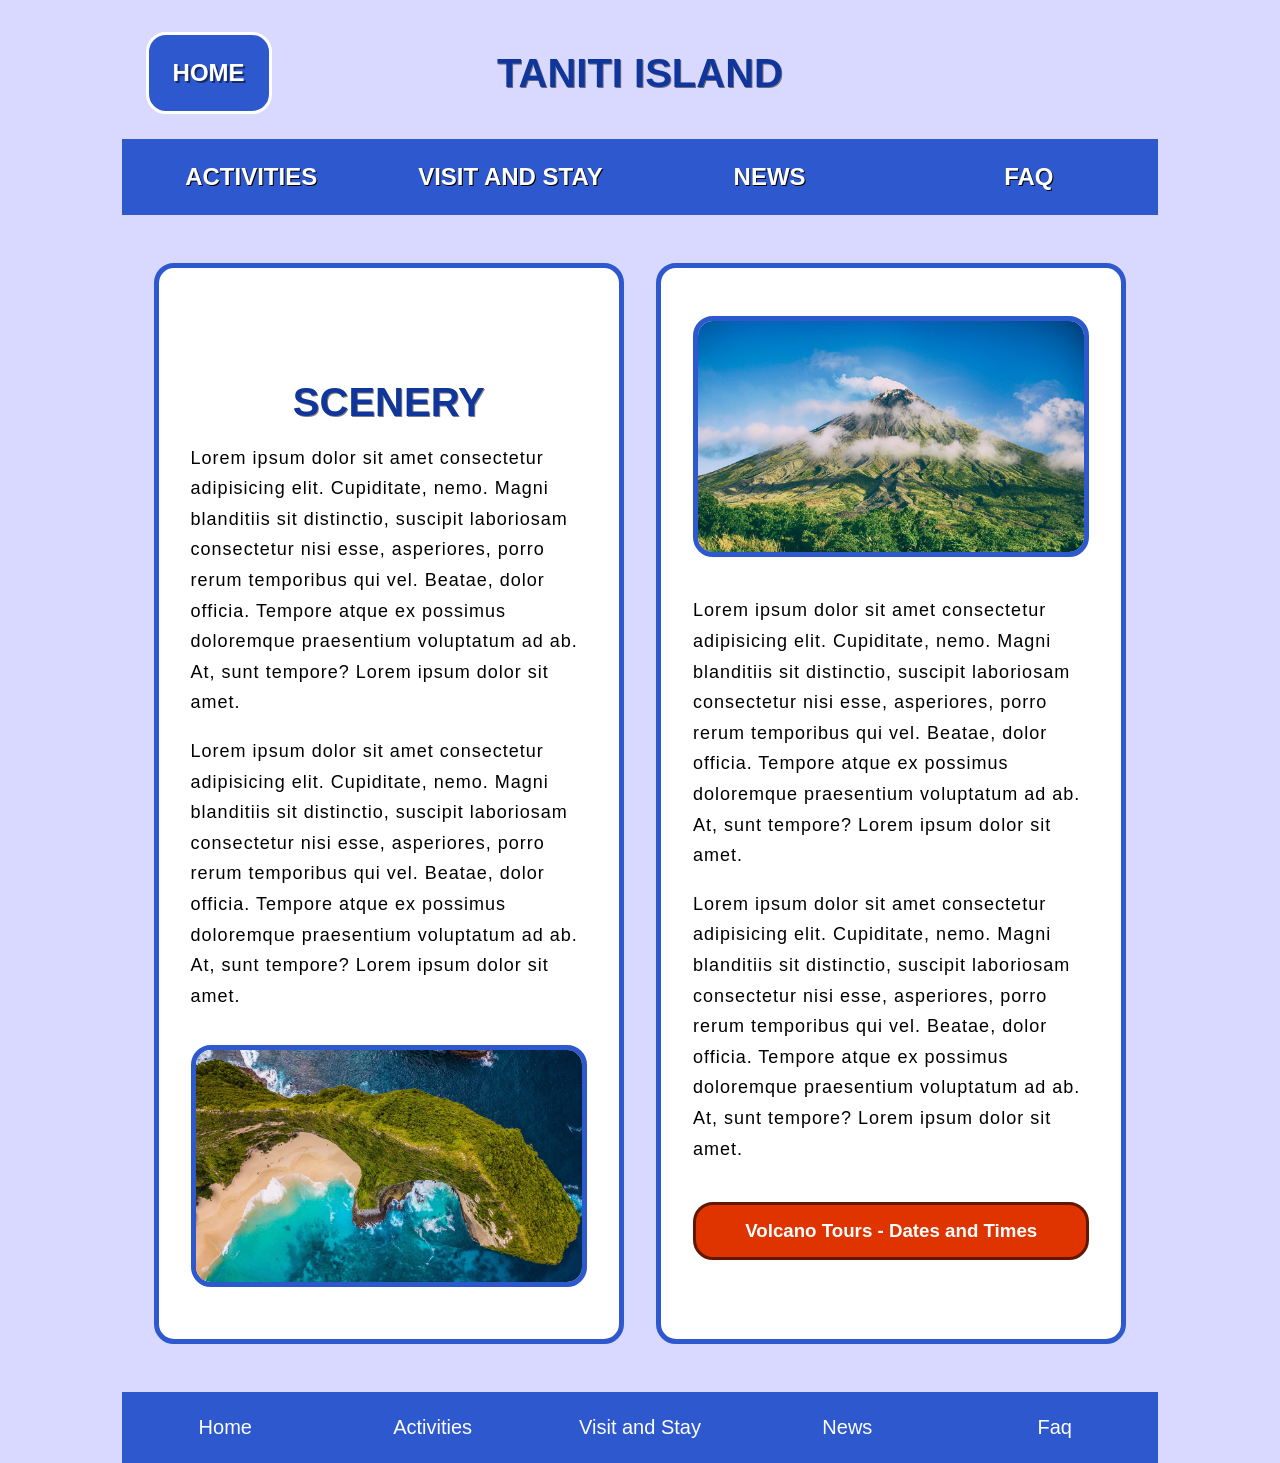
<file: Taniti Prototype/scenery.html>
<!DOCTYPE html>
<html lang="en">
<head>
    <meta charset="UTF-8">
    <meta name="viewport" content="width=device-width, initial-scale=1.0">
    <link rel="stylesheet" href="shared.css">
    <link rel="stylesheet" href="subpage.css">
    <title>Taniti</title>
</head>
<body>
    <header class="main-header">
        <div class="upper-nav">
            <a class="upper-nav__home" href="index.html">HOME</a>
            <h1 class="upper-nav__title">TANITI ISLAND</h1>
        </div>
        <nav class="main-nav">
            <ul class="main-nav__items">
                <li class="main-nav__item">
                    <a href="activities.html">ACTIVITIES</a>
                </li>
                <li class="main-nav__item">
                    <a href="visit.html">VISIT AND STAY</a>
                </li>
                <li class="main-nav__item">
                    <a href="news.html">NEWS</a>
                </li>
                <li class="main-nav__item">
                    <a href="faq.html">FAQ</a>
                </li>
            </ul>
        </nav>
    </header>
    <main class="sub-page">

        <section class="sub-page__main">
            <section class="sub-page__left">
                <h1 class="content__header">Scenery</h1>
                <p class="sub-page__content--paragraph">Lorem ipsum dolor sit amet consectetur 
                    adipisicing elit. Cupiditate, nemo. Magni blanditiis sit distinctio,
                    suscipit laboriosam consectetur nisi esse, asperiores,
                     porro rerum temporibus qui vel. Beatae, dolor officia. 
                     Tempore atque ex possimus doloremque praesentium voluptatum ad ab. 
                     At, sunt tempore? Lorem ipsum dolor sit amet.</p>
                <p class="sub-page__content--paragraph">Lorem ipsum dolor sit amet 
                    consectetur adipisicing elit. Cupiditate, nemo. Magni blanditiis sit distinctio,
                    suscipit laboriosam consectetur nisi esse, asperiores,
                    porro rerum temporibus qui vel. Beatae, dolor officia. 
                    Tempore atque ex possimus doloremque praesentium voluptatum ad ab. 
                    At, sunt tempore? Lorem ipsum dolor sit amet.</p>
                <img class="sub-page__content--image" src="island.jpg" alt="">
            </section>

            <section class="sub-page__right">
                <img class="sub-page__content--image" src="volcano.jpg" alt="">
                <p class="sub-page__content--paragraph">Lorem ipsum dolor sit amet consectetur adipisicing elit. Cupiditate, nemo. Magni blanditiis sit distinctio,
                    suscipit laboriosam consectetur nisi esse, asperiores,
                     porro rerum temporibus qui vel. Beatae, dolor officia. 
                     Tempore atque ex possimus doloremque praesentium voluptatum ad ab. 
                     At, sunt tempore? Lorem ipsum dolor sit amet.</p>
                <p class="sub-page__content--paragraph">Lorem ipsum dolor sit amet consectetur adipisicing elit. Cupiditate, nemo. Magni blanditiis sit distinctio,
                    suscipit laboriosam consectetur nisi esse, asperiores,
                    porro rerum temporibus qui vel. Beatae, dolor officia. 
                    Tempore atque ex possimus doloremque praesentium voluptatum ad ab. 
                    At, sunt tempore? Lorem ipsum dolor sit amet.</p>
                    <a class="sub-page__content--link" href=""><h3>Volcano Tours - Dates and Times</h3></a>
            </section>
        </section>

        

    </main>
    <footer class="main-footer">
        <nav>
            <ul class="main-footer__links">
                <li class="main-footer__link">
                    <a href="index.html">Home</a>
                </li>
                <li class="main-footer__link">
                    <a href="activities.html">Activities</a>
                </li>
                <li class="main-footer__link">
                    <a href="visit.html">Visit and Stay</a>
                </li>
                <li class="main-footer__link">
                    <a href="news.html">News</a>
                </li>
                <li class="main-footer__link">
                    <a href="faq.html">Faq</a>
                </li>
            </ul>
        </nav>
    </footer>
</body>
</html>
</file>
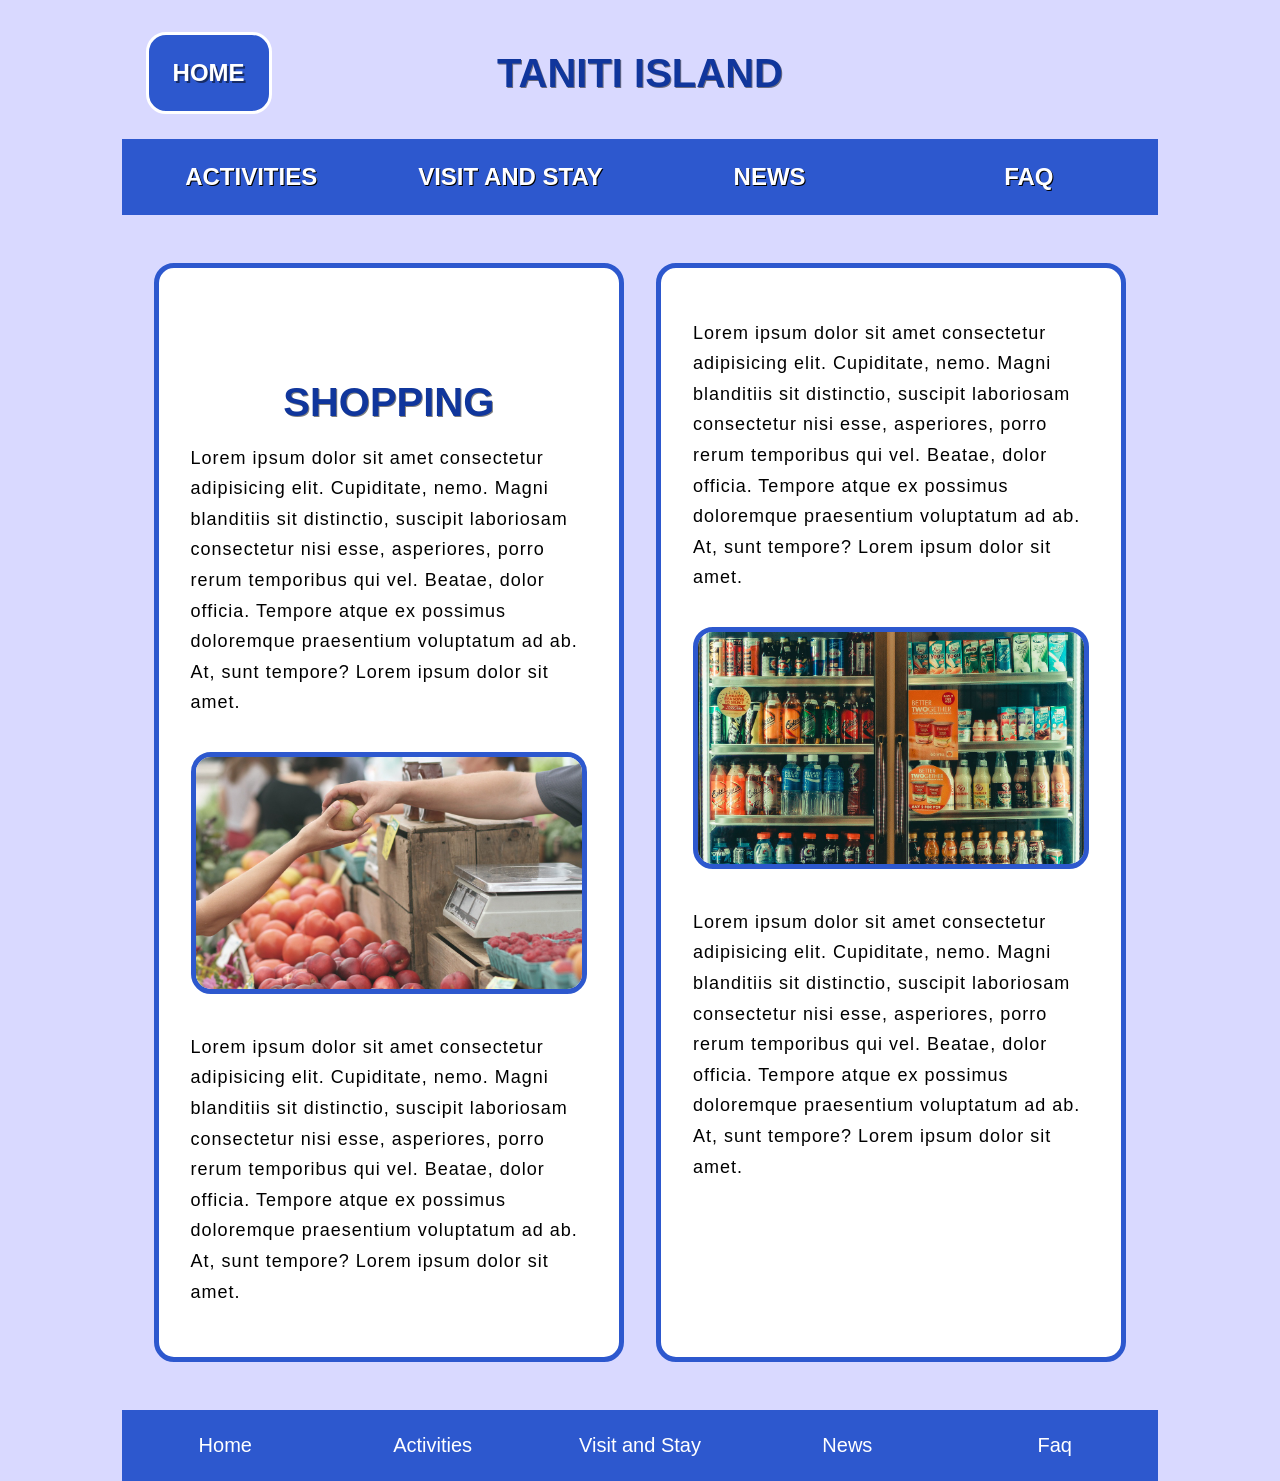
<file: Taniti Prototype/shopping.html>
<!DOCTYPE html>
<html lang="en">
<head>
    <meta charset="UTF-8">
    <meta name="viewport" content="width=device-width, initial-scale=1.0">
    <link rel="stylesheet" href="shared.css">
    <link rel="stylesheet" href="subpage.css">
    <title>Taniti</title>
</head>
<body>
    <header class="main-header">
        <div class="upper-nav">
            <a class="upper-nav__home" href="index.html">HOME</a>
            <h1 class="upper-nav__title">TANITI ISLAND</h1>
        </div>
        <nav class="main-nav">
            <ul class="main-nav__items">
                <li class="main-nav__item">
                    <a href="activities.html">ACTIVITIES</a>
                </li>
                <li class="main-nav__item">
                    <a href="visit.html">VISIT AND STAY</a>
                </li>
                <li class="main-nav__item">
                    <a href="news.html">NEWS</a>
                </li>
                <li class="main-nav__item">
                    <a href="faq.html">FAQ</a>
                </li>
            </ul>
        </nav>
    </header>
    <main class="sub-page">

        <section class="sub-page__main">
            <section class="sub-page__left">
                <h1 class="content__header">Shopping</h1>
                <p class="sub-page__content--paragraph">Lorem ipsum dolor sit amet consectetur 
                    adipisicing elit. Cupiditate, nemo. Magni blanditiis sit distinctio,
                    suscipit laboriosam consectetur nisi esse, asperiores,
                     porro rerum temporibus qui vel. Beatae, dolor officia. 
                     Tempore atque ex possimus doloremque praesentium voluptatum ad ab. 
                     At, sunt tempore? Lorem ipsum dolor sit amet.</p>
                <img class="sub-page__content--image" src="grocery.jpg" alt="">
                <p class="sub-page__content--paragraph">Lorem ipsum dolor sit amet 
                    consectetur adipisicing elit. Cupiditate, nemo. Magni blanditiis sit distinctio,
                    suscipit laboriosam consectetur nisi esse, asperiores,
                    porro rerum temporibus qui vel. Beatae, dolor officia. 
                    Tempore atque ex possimus doloremque praesentium voluptatum ad ab. 
                    At, sunt tempore? Lorem ipsum dolor sit amet.</p>
                
            </section>

            <section class="sub-page__right">
                
                <p class="sub-page__content--paragraph">Lorem ipsum dolor sit amet consectetur adipisicing elit. Cupiditate, nemo. Magni blanditiis sit distinctio,
                    suscipit laboriosam consectetur nisi esse, asperiores,
                     porro rerum temporibus qui vel. Beatae, dolor officia. 
                     Tempore atque ex possimus doloremque praesentium voluptatum ad ab. 
                     At, sunt tempore? Lorem ipsum dolor sit amet.</p>
                <img class="sub-page__content--image" src="sodas.jpg" alt="">
                <p class="sub-page__content--paragraph">Lorem ipsum dolor sit amet consectetur adipisicing elit. Cupiditate, nemo. Magni blanditiis sit distinctio,
                    suscipit laboriosam consectetur nisi esse, asperiores,
                    porro rerum temporibus qui vel. Beatae, dolor officia. 
                    Tempore atque ex possimus doloremque praesentium voluptatum ad ab. 
                    At, sunt tempore? Lorem ipsum dolor sit amet.</p>
            </section>
        </section>

        

    </main>
    <footer class="main-footer">
        <nav>
            <ul class="main-footer__links">
                <li class="main-footer__link">
                    <a href="index.html">Home</a>
                </li>
                <li class="main-footer__link">
                    <a href="activities.html">Activities</a>
                </li>
                <li class="main-footer__link">
                    <a href="visit.html">Visit and Stay</a>
                </li>
                <li class="main-footer__link">
                    <a href="news.html">News</a>
                </li>
                <li class="main-footer__link">
                    <a href="faq.html">Faq</a>
                </li>
            </ul>
        </nav>
    </footer>
</body>
</html>
</file>
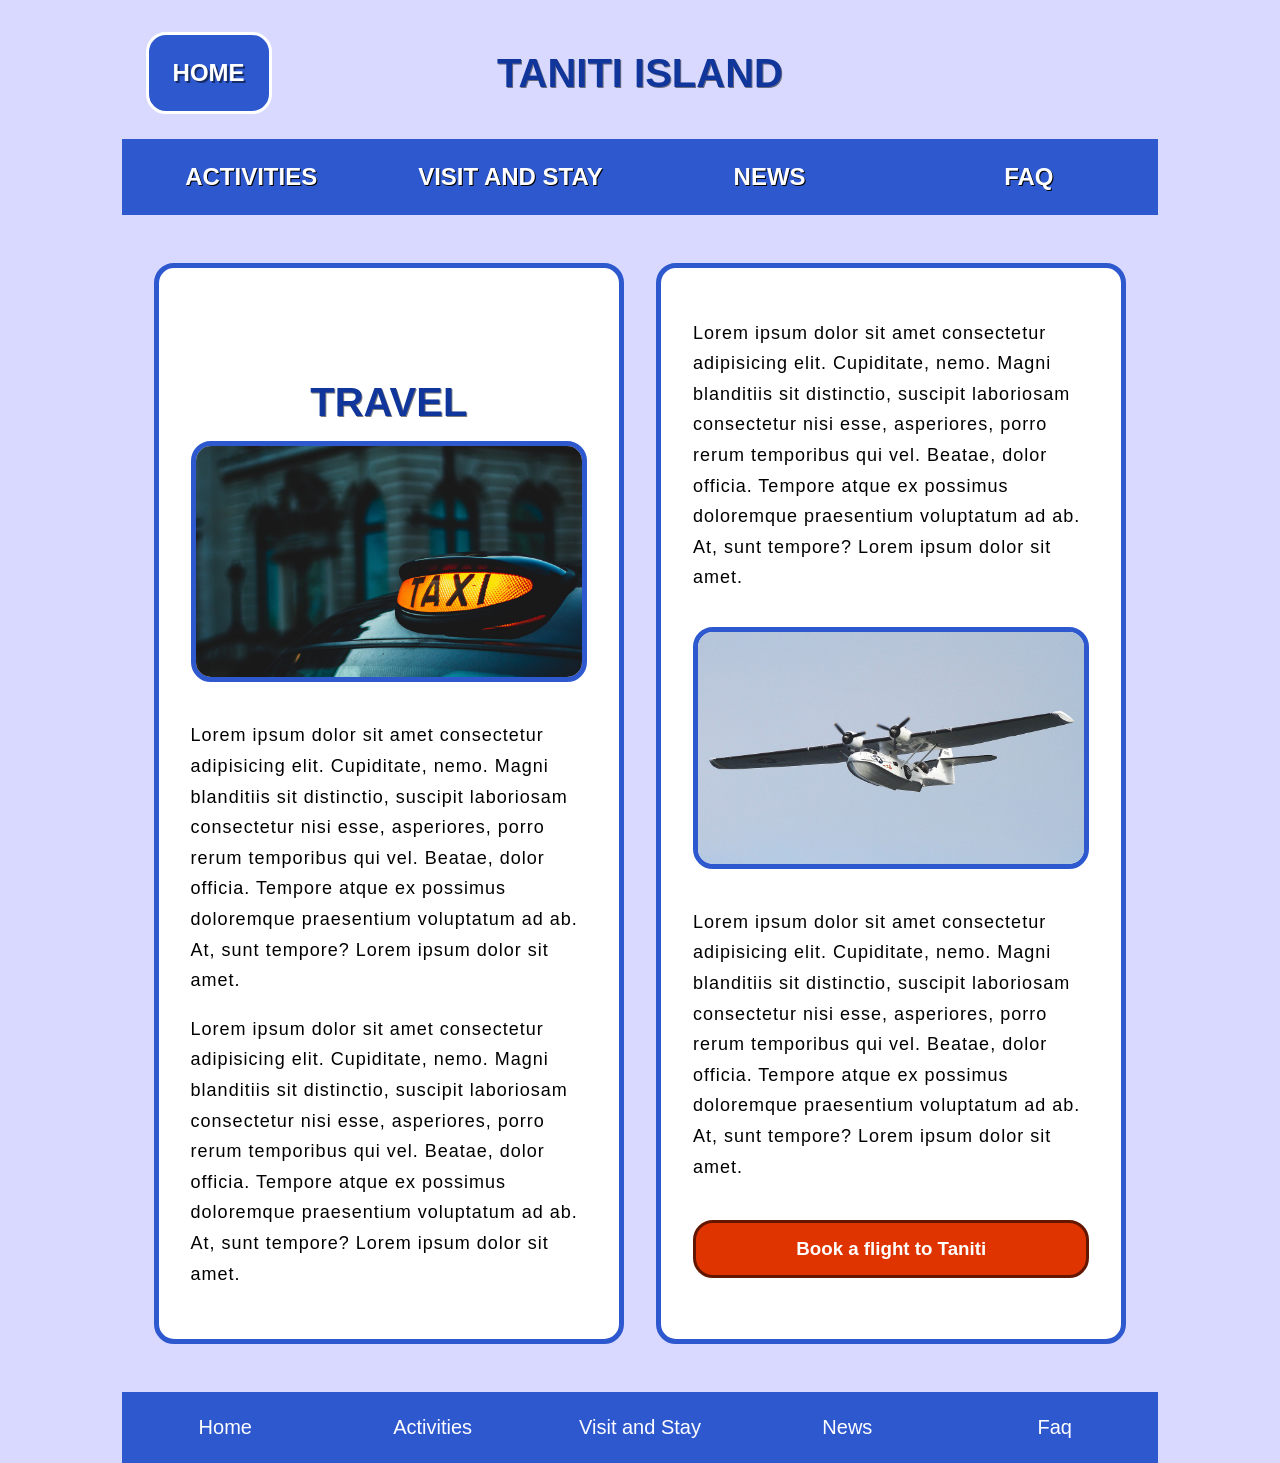
<file: Taniti Prototype/travel.html>
<!DOCTYPE html>
<html lang="en">
<head>
    <meta charset="UTF-8">
    <meta name="viewport" content="width=device-width, initial-scale=1.0">
    <link rel="stylesheet" href="shared.css">
    <link rel="stylesheet" href="subpage.css">
    <title>Taniti</title>
</head>
<body>
    <header class="main-header">
        <div class="upper-nav">
            <a class="upper-nav__home" href="index.html">HOME</a>
            <h1 class="upper-nav__title">TANITI ISLAND</h1>
        </div>
        <nav class="main-nav">
            <ul class="main-nav__items">
                <li class="main-nav__item">
                    <a href="activities.html">ACTIVITIES</a>
                </li>
                <li class="main-nav__item">
                    <a href="visit.html">VISIT AND STAY</a>
                </li>
                <li class="main-nav__item">
                    <a href="news.html">NEWS</a>
                </li>
                <li class="main-nav__item">
                    <a href="faq.html">FAQ</a>
                </li>
            </ul>
        </nav>
    </header>
    <main class="sub-page">

        <section class="sub-page__main">
            <section class="sub-page__left">
                <h1 class="content__header">Travel</h1>
                <img class="sub-page__content--image" src="taxi.jpg" alt="">
                <p class="sub-page__content--paragraph">Lorem ipsum dolor sit amet consectetur 
                    adipisicing elit. Cupiditate, nemo. Magni blanditiis sit distinctio,
                    suscipit laboriosam consectetur nisi esse, asperiores,
                     porro rerum temporibus qui vel. Beatae, dolor officia. 
                     Tempore atque ex possimus doloremque praesentium voluptatum ad ab. 
                     At, sunt tempore? Lorem ipsum dolor sit amet.</p>
                <p class="sub-page__content--paragraph">Lorem ipsum dolor sit amet 
                    consectetur adipisicing elit. Cupiditate, nemo. Magni blanditiis sit distinctio,
                    suscipit laboriosam consectetur nisi esse, asperiores,
                    porro rerum temporibus qui vel. Beatae, dolor officia. 
                    Tempore atque ex possimus doloremque praesentium voluptatum ad ab. 
                    At, sunt tempore? Lorem ipsum dolor sit amet.</p>
                
            </section>

            <section class="sub-page__right">
                <p class="sub-page__content--paragraph">Lorem ipsum dolor sit amet consectetur adipisicing elit. Cupiditate, nemo. Magni blanditiis sit distinctio,
                    suscipit laboriosam consectetur nisi esse, asperiores,
                     porro rerum temporibus qui vel. Beatae, dolor officia. 
                     Tempore atque ex possimus doloremque praesentium voluptatum ad ab. 
                     At, sunt tempore? Lorem ipsum dolor sit amet.</p>
                     <img class="sub-page__content--image" src="airplane.jpg" alt="">
                <p class="sub-page__content--paragraph">Lorem ipsum dolor sit amet consectetur adipisicing elit. Cupiditate, nemo. Magni blanditiis sit distinctio,
                    suscipit laboriosam consectetur nisi esse, asperiores,
                    porro rerum temporibus qui vel. Beatae, dolor officia. 
                    Tempore atque ex possimus doloremque praesentium voluptatum ad ab. 
                    At, sunt tempore? Lorem ipsum dolor sit amet.</p>
                    <a class="sub-page__content--link" href=""><h3>Book a flight to Taniti</h3></a>
            </section>
        </section>

        

    </main>
    <footer class="main-footer">
        <nav>
            <ul class="main-footer__links">
                <li class="main-footer__link">
                    <a href="index.html">Home</a>
                </li>
                <li class="main-footer__link">
                    <a href="activities.html">Activities</a>
                </li>
                <li class="main-footer__link">
                    <a href="visit.html">Visit and Stay</a>
                </li>
                <li class="main-footer__link">
                    <a href="news.html">News</a>
                </li>
                <li class="main-footer__link">
                    <a href="faq.html">Faq</a>
                </li>
            </ul>
        </nav>
    </footer>
</body>
</html>
</file>
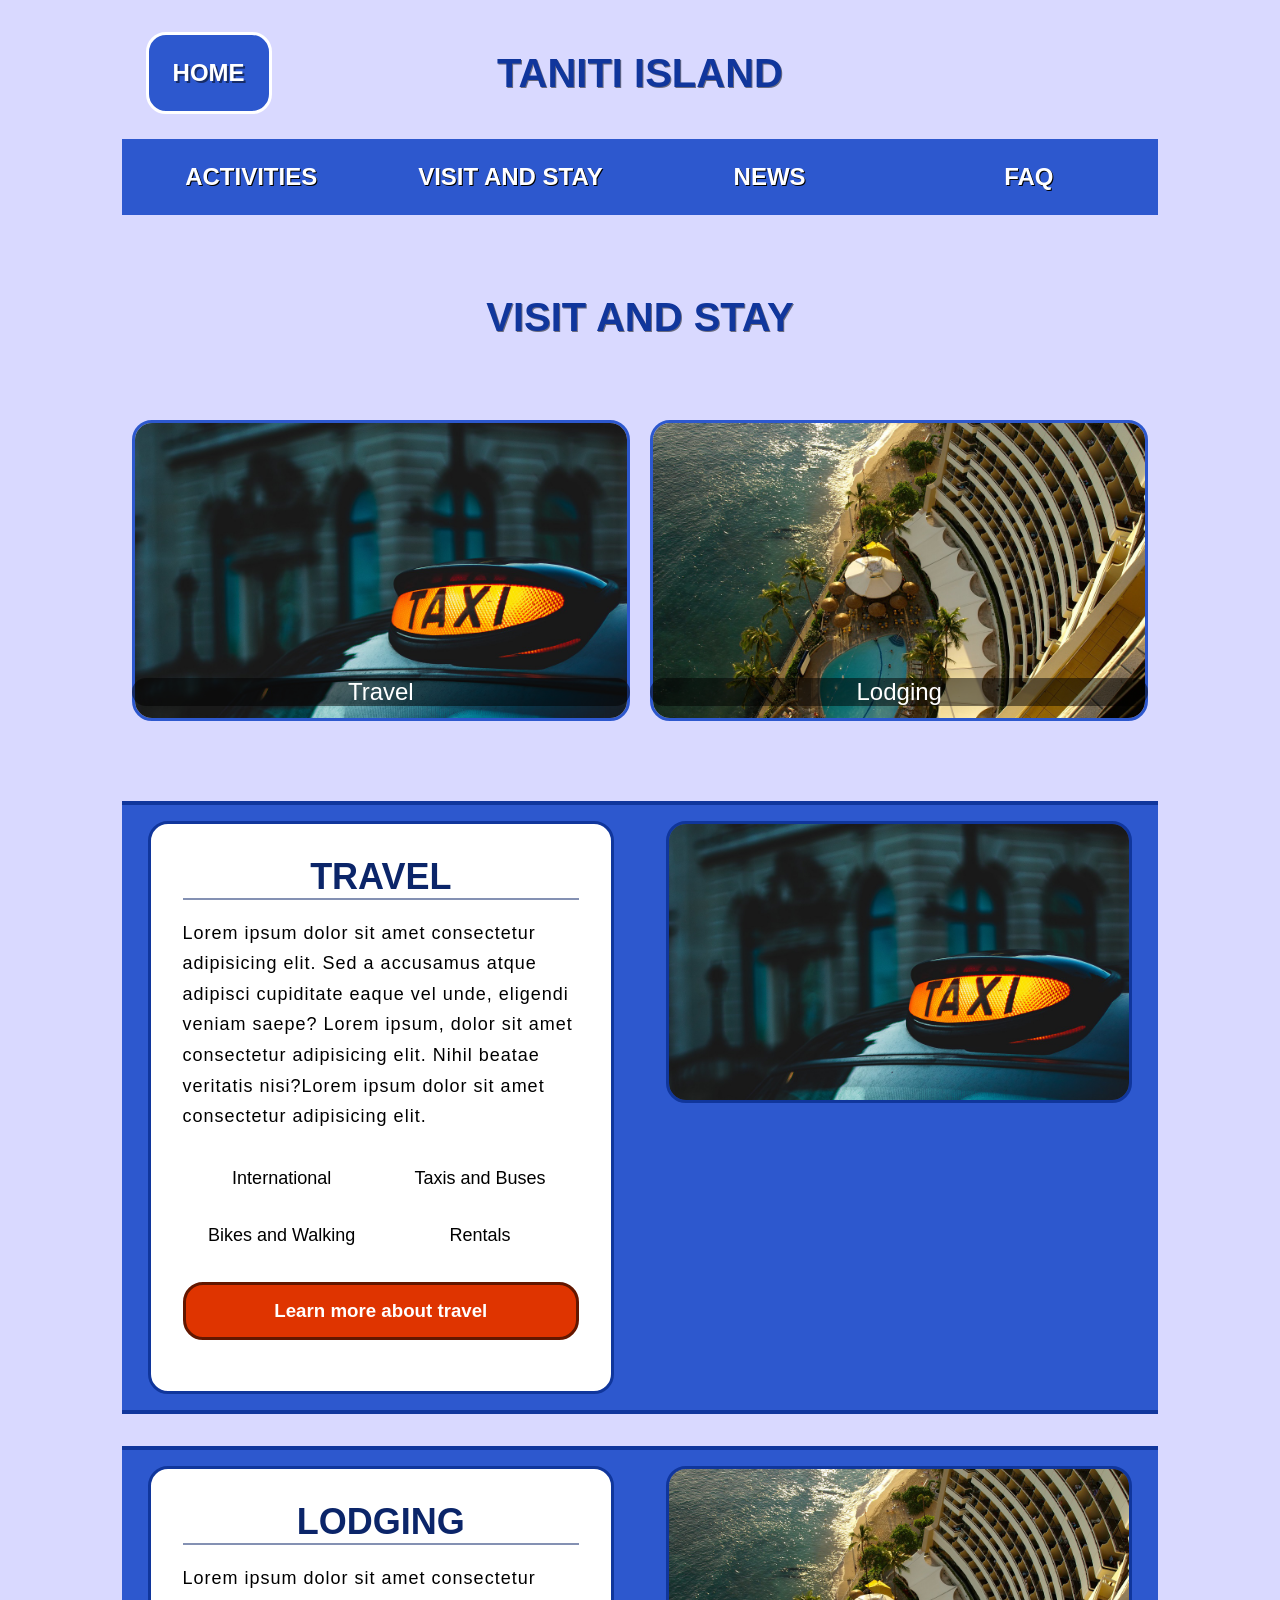
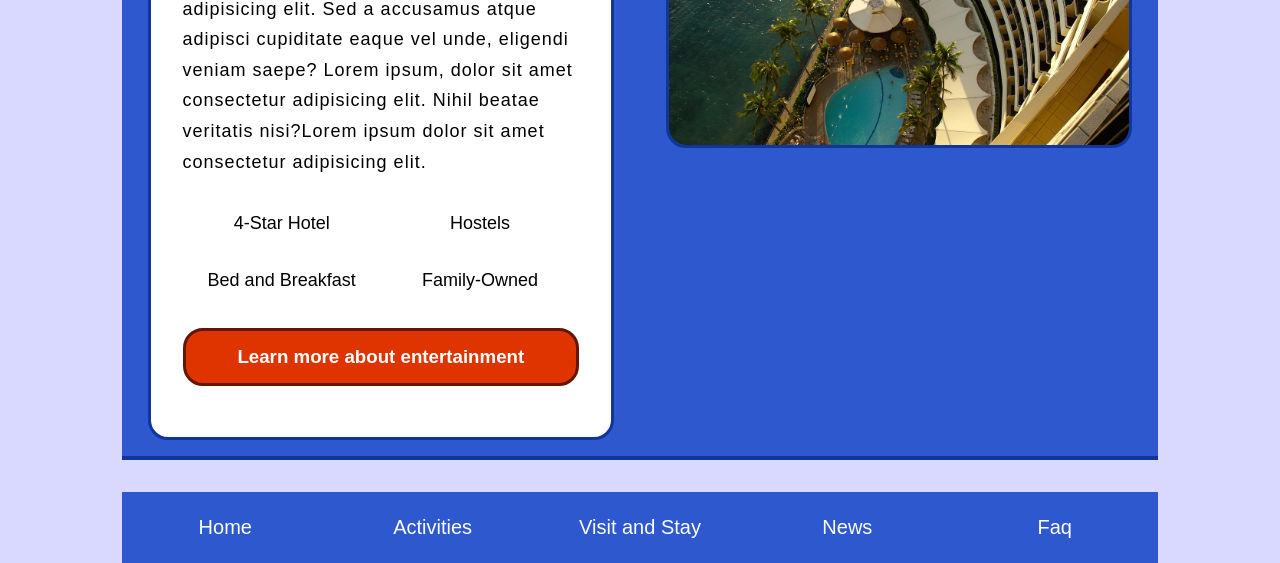
<file: Taniti Prototype/visit.html>
<!DOCTYPE html>
<html lang="en">
<head>
    <meta charset="UTF-8">
    <meta name="viewport" content="width=device-width, initial-scale=1.0">
    <link rel="stylesheet" href="shared.css">
    <link rel="stylesheet" href="visit.css">
    <title>Taniti</title>
</head>
<body>
    <header class="main-header">
        <div class="upper-nav">
            <a class="upper-nav__home" href="index.html">HOME</a>
            <h1 class="upper-nav__title">TANITI ISLAND</h1>
        </div>
        <nav class="main-nav">
            <ul class="main-nav__items">
                <li class="main-nav__item">
                    <a href="activities.html">ACTIVITIES</a>
                </li>
                <li class="main-nav__item">
                    <a href="visit.html">VISIT AND STAY</a>
                </li>
                <li class="main-nav__item">
                    <a href="news.html">NEWS</a>
                </li>
                <li class="main-nav__item">
                    <a href="faq.html">FAQ</a>
                </li>
            </ul>
        </nav>
    </header>
    <main class="activities">
        <h1 class="content__header">Visit and Stay</h1>

        <section class="image-maps">
            <div class="image-map">
                <a class="image-map__link" href="#anchor__travel"><img class="image-map__image" src="taxi.jpg" alt=""></a>
                <p class="image-map__caption">Travel</p>
            </div>
            <div class="image-map">
                <a class="image-map__link" href="#anchor__lodging"><img class="image-map__image" src="hotel.jpg" alt=""></a>
                <p class="image-map__caption">Lodging</p>
            </div>
        </section>

        <section class="article" id="anchor__travel">
            <div class="article__info">
                <h2 class="article__info--header">TRAVEL</h2>
                <p class="article__info--paragraph">Lorem ipsum dolor sit amet consectetur adipisicing elit.
                    Sed a accusamus atque adipisci cupiditate eaque vel unde, eligendi veniam saepe? Lorem
                     ipsum, dolor sit amet consectetur adipisicing elit. Nihil beatae veritatis nisi?Lorem
                      ipsum dolor sit amet consectetur adipisicing elit.</p>
                <ul class="article__info--list__items">
                    <li class="article__info--list__item">International</li>
                    <li class="article__info--list__item">Taxis and Buses</li>
                    <li class="article__info--list__item">Bikes and Walking</li>
                    <li class="article__info--list__item">Rentals</li>
                </ul>
                <a class="article__info--link" href="travel.html"><h3>Learn more about travel</h3></a>
            </div>
            <img class="article__image" src="taxi.jpg" alt="">
        </section>

        <section class="article" id="anchor__lodging">
            <div class="article__info">
                <h2 class="article__info--header">LODGING</h2>
                <p class="article__info--paragraph">Lorem ipsum dolor sit amet consectetur adipisicing elit.
                    Sed a accusamus atque adipisci cupiditate eaque vel unde, eligendi veniam saepe? Lorem
                     ipsum, dolor sit amet consectetur adipisicing elit. Nihil beatae veritatis nisi?Lorem
                      ipsum dolor sit amet consectetur adipisicing elit.</p>
                <ul class="article__info--list__items">
                    <li class="article__info--list__item">4-Star Hotel</li>
                    <li class="article__info--list__item">Hostels</li>
                    <li class="article__info--list__item">Bed and Breakfast</li>
                    <li class="article__info--list__item">Family-Owned</li>
                </ul>
                <a class="article__info--link" href="lodging.html"><h3>Learn more about entertainment</h3></a>
            </div>
            <img class="article__image" src="hotel.jpg" alt="">
        </section>

    </main>
    <footer class="main-footer">
        <nav>
            <ul class="main-footer__links">
                <li class="main-footer__link">
                    <a href="index.html">Home</a>
                </li>
                <li class="main-footer__link">
                    <a href="activities.html">Activities</a>
                </li>
                <li class="main-footer__link">
                    <a href="visit.html">Visit and Stay</a>
                </li>
                <li class="main-footer__link">
                    <a href="news.html">News</a>
                </li>
                <li class="main-footer__link">
                    <a href="faq.html">Faq</a>
                </li>
            </ul>
        </nav>
    </footer>
</body>
</html>
</file>
<file: Taniti Prototype/shared.css>
* {
    box-sizing: border-box;
}

html, body {
    height: 100%;
    background: #d9d9ff;
    margin-left: 5%;
	margin-right: 5%;
    font-family: Arial, Helvetica, sans-serif;
}

.main-header {
    width: 100%;
    background: #d9d9ff;
}

.main-header a {
    text-decoration: none;
    font-size: 24px;
}

.upper-nav {
    position: relative;
    display: flex;
    justify-content: center;
    align-items: center;
    padding: 1em 0;
}

.upper-nav__home {
    position: absolute;
    left: 0;
    padding: 1em;
    margin: 0 1em;
    font-weight: bold;
    color: white;
    text-shadow: 2px 2px rgba(0,0,0,0.5);
    background: #2d58ce;
    border: 3px solid white;
    border-radius: 20px;
}

.upper-nav__home:hover,
.upper-nav__home:active {
    border-color: #10369c;
    color: #10369c;
    background: white;
    text-shadow: none;
}

.upper-nav__title {
    color: #10369c;
    font-size: 40px;
    text-shadow: 1px 1px rgba(0,0,0,0.5);
    cursor: default;
}

.main-nav {
    display: flex;
}

.main-nav__items {
    display: flex;
    margin: 0;
    padding: 0;
    width: 100%;
    justify-content: space-around;
    list-style: none;
}

.main-nav__item {
    flex: 1 1 100%;
    text-align: center;
    width: 100%;
    padding: 0;
}

.main-nav__item a {
    display: block;
    font-weight: bold;
    color: white;
    background: #2d58ce;
    padding: 1em;
    text-shadow: 1px 1px rgba(0,0,0,1);
}

.main-nav__item a:hover,
.main-nav__item a:active {
    background: white;
    color: #10369c;
    text-shadow: none;
}

.content__header {
    text-transform: uppercase;
    text-align: center;
    font-size: 40px;
    margin: 2em 0 2em 0;
    color: #10369c;
    text-shadow: 1px 1px rgba(0, 0, 0, 0.5);
}

.content__sub-header {
    text-align: center;
    color: #10369c;
}

.main-footer {
    width: 100%;
    background: #2d58ce;
}

.main-footer__links {
    display: flex;
    justify-content: space-around;
    width: 100%;
    margin: 0;
    padding: 0;
    list-style: none;
}

.main-footer__link {
    flex: 1 1 100%;
    text-align: center;
}

.main-footer__link a {
    display: block;
    color: white;
    font-size: 20px;
    text-decoration: none;
    padding: 1.2em;
}

.main-footer__link a:hover,
.main-footer__link a:active {
    background: white;
    color: #10369c;
    text-shadow: none;
}

@media (max-width: 950px) {

    .main-nav__items {
        flex-wrap: wrap;
    }
    .main-nav__item {
        flex: 1 1 50%;
    }
}
</file>
<file: Taniti Prototype/index.css>
.home__overview {
    position: relative;
    background: url("beach front view.jpg") 50% 42%;
    width: 100%;
    height: 500px;
    margin: 0;
}

.home__overview--header {
    position: absolute;
    display: block;
    width: 100%;
    margin: 0;
    text-align: center;
    padding: 0.75em;
    font-size: 40px;
    bottom: 0;
    background: rgba(0,0,0,0.75);
    color: white;
}

.home__main {
    display: grid;
    grid-template-columns: repeat(8, 1fr);
    width: 100%;
}

.home__content {
    grid-column: 1 / 6;
    padding: 2em;
    margin: 3em 2em;
    border: 5px solid #2d58ce;
    border-radius: 20px;
    background: white;
}

.content__header {
    margin-bottom: 0;
}

.home__content--paragraph {
    font-size: 18px;
    letter-spacing: 1px;
    line-height: 1.7em;
}

.home__images {
    grid-column: 6 / 9;
    padding: 2em;
}

.home__image {
    width: 100%;
    margin: 1em 0;
    border: 5px solid #2d58ce;
    border-radius: 20px;
}
</file>
<file: Taniti Prototype/activities.css>
.image-maps {
    display: flex;
    justify-content: space-around;
    margin-bottom: 5em;
}

.image-map {
    position: relative;
    width: 24%;
}

.image-map__link {
    display: block;
}

.image-map__image {
    width: 100%;
    vertical-align: bottom;
    border-radius: 20px;
    border: 3px solid #2d58ce;
}

.image-map__image:hover,
.image-map__image:active {
    filter: brightness(0.5);
}

.image-map__caption {
    pointer-events: none;
    position: absolute;
    display: block;
    width: 100%;
    margin: 0;
    padding: 0;
    bottom: 15px;
    text-align: center;
    font-size: 24px;
    color: white;
    border-radius: 20px;
    background: rgba(0, 0, 0, 0.5);
}

.article {
    display: flex;
    flex-wrap: wrap;
    justify-content: space-around;
    margin: 2em 0 2em 0;
    border: 4px solid #10369c;
    border-left: none;
    border-right: none;
    background: #2d58ce;
}

.article__info {
    width: 45%;
    margin: 1em;
    padding: 2em;
    background: white;
    border: 3px solid #10369c;
    border-radius: 20px;
}

.article__info--header {
    margin: 0;
    padding: 0;
    text-align: center;
    font-size: 36px;
    color: #10369c;
    border-bottom: 2px solid #0b256980;
}

.article__info--paragraph {
    font-size: 18px;
    letter-spacing: 1px;
    line-height: 1.7em;
}

.article__info--list__items {
    display: flex;
    text-align: center;
    flex-wrap: wrap;
    list-style: none;
    padding: 0;
}
.article__info--list__item {
    font-size: 18px;
    flex: 1 1 50%;
    margin: 1em 0 1em 0;
}

.article__info--link {
    text-align: center;
    text-decoration: none;
}

.article__info--link h3{
    color: white;
    background: #df3400;
    border: 3px solid #631700;
    border-radius: 20px;
    padding: 0.8em;
}

.article__info--link h3:hover,
.article__info--link h3:active {
    color: #df3400;
    background: white;
}

.article__image {
    margin: 1em 1em 1em 1em;
    width: 45%;
    align-self: baseline;
    border: 3px solid #10369c;
    border-radius: 20px;
}

@media (max-width: 950px) {

    .image-maps {
        flex-wrap: wrap;
    }

    .image-map {
        width: 48%;
        margin-bottom: 1em;
    }

    .article__info {
        width: 75%;
    }

    .article__image {
        width: 75%;
    }
}
</file>
<file: Taniti Prototype/subpage.css>
.sub-page__main {
    display: grid;
    grid-template-columns: repeat(8, 1fr);
    width: 100%;
}

.content__header {
    margin-bottom: 0;
}

.sub-page__left {
    grid-column: 1 / 5;
    padding: 2em;
    margin: 3em 2em;
    margin-right: 1em;
    border: 5px solid #2d58ce;
    border-radius: 20px;
    background: white;
}

.sub-page__right {
    grid-column: 5 / 9;
    padding: 2em;
    margin: 3em 2em;
    margin-left: 1em;
    border: 5px solid #2d58ce;
    border-radius: 20px;
    background: white;
}

.sub-page__content--paragraph {
    font-size: 18px;
    letter-spacing: 1px;
    line-height: 1.7em;
}

.sub-page__content--image {
    width: 100%;
    margin: 1em 0;
    border: 5px solid #2d58ce;
    border-radius: 20px;
}

.sub-page__content--link {
    text-align: center;
    text-decoration: none;
}

.sub-page__content--link h3{
    color: white;
    background: #df3400;
    border: 3px solid #631700;
    border-radius: 20px;
    padding: 0.8em;
    margin-top: 2em;
}

.sub-page__content--link h3:hover,
.sub-page__content--link h3:active {
    color: #df3400;
    background: white;
}
</file>
<file: Taniti Prototype/faq.css>
.faq {
    display: flex;
    flex-direction: column;
    text-align: center;
    background: white;
    margin: 0 20%;
    border: 5px solid #2d58ce;
    border-top: none;
    border-bottom: none;
}

.first__section {
    border-top: 5px solid #2d58ce;
    border-top-left-radius: 20px;
    border-top-right-radius: 20px;
}

.last__section {
    border-bottom: 5px solid #2d58ce;
    border-bottom-left-radius: 20px;
    border-bottom-right-radius: 20px;
    margin-bottom: 4em;
}

.faq p {
    font-size: 22px;
    padding: 1.5em;
}

.faq__question {
    background: #afc4ff;
    margin: 2em 2em 0 2em;
    border-top-left-radius: 20px;
    border-top-right-radius: 20px;
}

.faq__answer {
    background: #ffb199;
    margin: 0 2em 2em 2em;
    border-bottom-left-radius: 20px;
    border-bottom-right-radius: 20px;
}
</file>
<file: Taniti Prototype/news.css>
.subscribe {
    display: flex;
    justify-content: center;
}

.subscribe__form--email {
    padding: 8px;
    font-size: 18px;
}

.subscribe__form--submit {
    padding: 12px;
    font-size: 16px;
    font-weight: bold;
    border: 3px solid #631700;
    border-radius: 10px;
    color: white;
    background: #df3400;
    cursor: pointer;
}

.subscribe__form--submit:hover,
.subscribe__form--submit:active {
    background: white;
    color: #df3400;
}

.article {
    display: flex;
    flex-wrap: wrap;
    justify-content: space-around;
    margin: 2em 0 2em 0;
    border: 4px solid #10369c;
    border-left: none;
    border-right: none;
    background: #2d58ce;
}

.article__info {
    width: 45%;
    margin: 1em;
    padding: 2em;
    background: white;
    border: 3px solid #10369c;
    border-radius: 20px;
}

.article__info--header {
    margin: 0;
    padding: 0;
}

.article__info--date {
    border-bottom: 1px solid #8d8d8d;
    margin: 0;
    padding: 0;
    font-size: 18px;
    color: #707070;
}

.article__info--paragraph {
    font-size: 18px;
    letter-spacing: 1px;
    line-height: 1.7em;
    
}

.article__image {
    margin: 1em 1em 1em 1em;
    width: 45%;
    align-self: baseline;
    border: 3px solid #10369c;
    border-radius: 20px;
}

@media (max-width: 950px) {
    .article__info {
        width: 75%;
    }
    .article__image {
        width: 75%;
    }
}
</file>
<file: Taniti Prototype/visit.css>
.image-maps {
    display: flex;
    justify-content: space-around;
    margin-bottom: 5em;
}

.image-map {
    position: relative;
    width: 48%;
}

.image-map__link {
    display: block;
}

.image-map__image {
    width: 100%;
    vertical-align: bottom;
    border-radius: 20px;
    border: 3px solid #2d58ce;
}

.image-map__image:hover,
.image-map__image:active {
    filter: brightness(0.5);
}

.image-map__caption {
    pointer-events: none;
    position: absolute;
    display: block;
    width: 100%;
    margin: 0;
    padding: 0;
    bottom: 15px;
    text-align: center;
    font-size: 24px;
    color: white;
    border-radius: 20px;
    background: rgba(0, 0, 0, 0.5);
}

.article {
    display: flex;
    flex-wrap: wrap;
    justify-content: space-around;
    margin: 2em 0 2em 0;
    border: 4px solid #10369c;
    border-left: none;
    border-right: none;
    background: #2d58ce;
}

.article__info {
    width: 45%;
    margin: 1em;
    padding: 2em;
    background: white;
    border: 3px solid #10369c;
    border-radius: 20px;
}

.article__info--header {
    margin: 0;
    padding: 0;
    text-align: center;
    font-size: 36px;
    color: #0b2569;
    border-bottom: 2px solid #0b256980;
}

.article__info--paragraph {
    font-size: 18px;
    letter-spacing: 1px;
    line-height: 1.7em;
}

.article__info--list__items {
    display: flex;
    text-align: center;
    flex-wrap: wrap;
    list-style: none;
    padding: 0;
}
.article__info--list__item {
    font-size: 18px;
    flex: 1 1 50%;
    margin: 1em 0 1em 0;
}

.article__info--link {
    text-align: center;
    text-decoration: none;
}

.article__info--link h3{
    color: white;
    background: #df3400;
    border: 3px solid #631700;
    border-radius: 20px;
    padding: 0.8em;
}

.article__info--link h3:hover,
.article__info--link h3:active {
    color: #df3400;
    background: white;
}

.article__image {
    margin: 1em 1em 1em 1em;
    width: 45%;
    align-self: baseline;
    border: 3px solid #10369c;
    border-radius: 20px;
}

@media (max-width: 950px) {

    .image-maps {
        flex-wrap: wrap;
    }

    .image-map {
        width: 48%;
        margin-bottom: 1em;
    }

    .article__info {
        width: 75%;
    }

    .article__image {
        width: 75%;
    }
}
</file>
